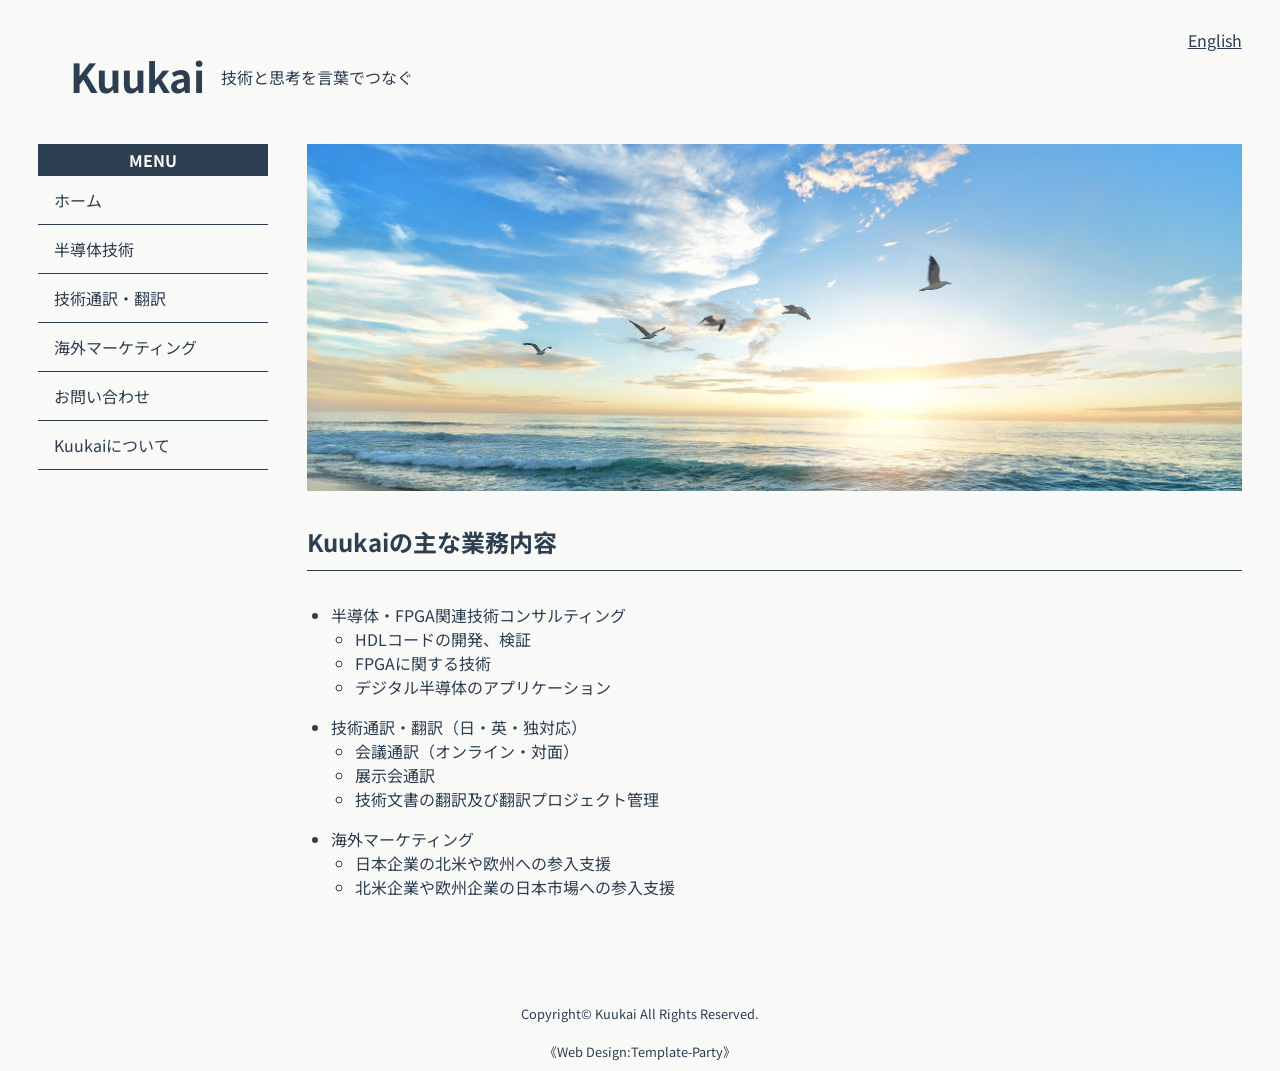
<file: index.html>
<!DOCTYPE html>
<html lang="ja">
<head>
<meta charset="UTF-8">
<title>半導体・技術通訳・翻訳　Kuukai</title>
<meta name="viewport" content="width=device-width, initial-scale=1">
<meta name="description" content="Kuukaiは、半導体技術を専門とする技術コンサルティングと、日・英・独に対応した技術通訳・翻訳を通じて、国内外の技術プロジェクトを実務レベルで支援します。">

<link rel="stylesheet" href="css/style.css">
</head>

<body>


<div id="container">

<header>
    <h1 id="logo"><a href="index.html">Kuukai</a></h1>
    <p class="tagline"> 技術と思考を言葉でつなぐ</p>
    <a href="index_en.html">English</a>
</header>



<div id="contents">


<main>

<section>
<aside id="mainimg">
<img src="images/main/3_1.jpg" alt="">
<!img src="images/main/10_1.jpg" alt="">
</aside>


<h2>Kuukaiの主な業務内容</h2>
<ul>
    <li>半導体・FPGA関連技術コンサルティング</li>
    <ul>
        <li>HDLコードの開発、検証</li>
        <li>FPGAに関する技術</li>
        <li>デジタル半導体のアプリケーション</li>
    </ul>
    <li>技術通訳・翻訳（日・英・独対応）</li>
    <ul>
        <li>会議通訳（オンライン・対面）</li>
        <li>展示会通訳</li>
        <li>技術文書の翻訳及び翻訳プロジェクト管理</li>
    </ul>
    <li>海外マーケティング</li>
    <ul>
        <li>日本企業の北米や欧州への参入支援</li>
        <li>北米企業や欧州企業の日本市場への参入支援</li>
    </ul>
</ul>
</section>


</main>


<!--開閉ブロック-->
<div id="menubar">

<h3>MENU</h3>

<nav>
<ul>
<li><a href="index.html">ホーム</a></li>
<li><a href="semi_ja.html">半導体技術</a></li>
<li><a href="trans_ja.html">技術通訳・翻訳</a></li>
<li><a href="mkt_ja.html">海外マーケティング</a></li>
<li><a href="inq_ja.html">お問い合わせ</a></li>
<li><a href="kki_ja.html">Kuukaiについて</a></li>
</ul>
</nav>

</div>
<!--/#menubar-->


</div>
<!--/#contents-->


<footer>
<small>Copyright&copy; <a href="index.html">Kuukai</a> All Rights Reserved.</small>
<span class="pr"><a href="https://template-party.com/" target="_blank">《Web Design:Template-Party》</a></span>
</footer>


</div>
<!--/#container-->


<!--ページの上部へ戻るボタン-->
<div class="pagetop"><a href="#">▲</a></div>


<!--開閉ボタン（ハンバーガーアイコン）-->
<div id="menubar_hdr">
<div class="menu-icon">
<span></span><span></span><span></span>
</div>
</div>


<!--jQueryの読み込み-->
<script src="https://ajax.googleapis.com/ajax/libs/jquery/3.6.0/jquery.min.js"></script>


<!--このテンプレート専用のスクリプト-->
<script src="js/main.js"></script>


</body>
</html>
</file>
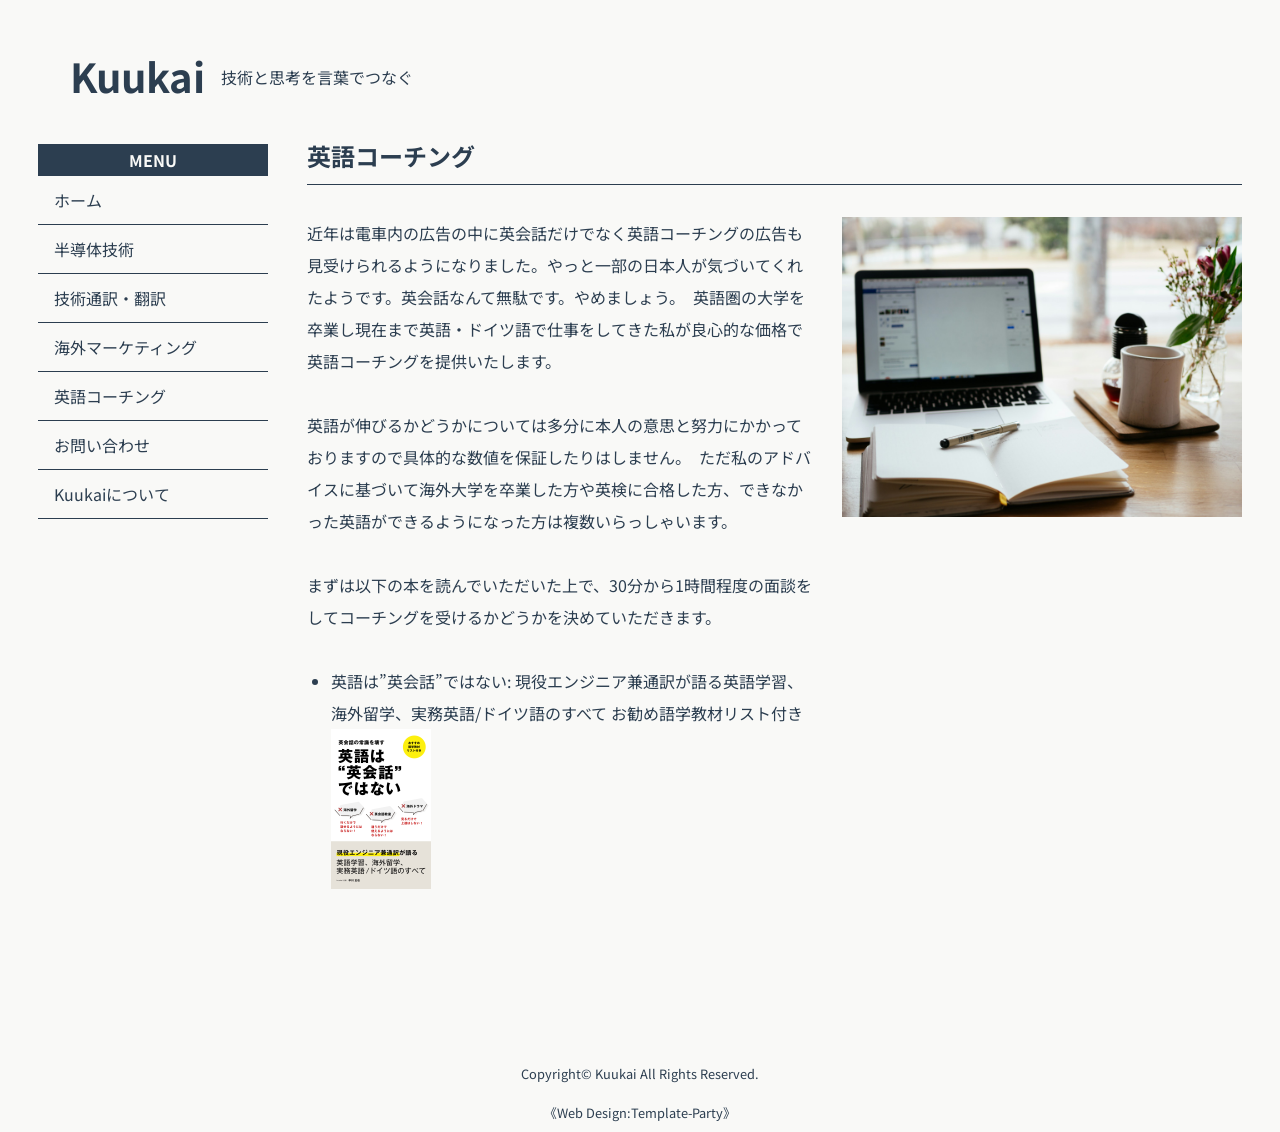
<file: coach_ja.html>
<!DOCTYPE html>
<html lang="ja">
<head>
<meta charset="UTF-8">
<title>技術コンサルタント　Kuukai</title>
<meta name="viewport" content="width=device-width, initial-scale=1">
<meta name="description" content="Kuukaiは、半導体技術を中心とした技術コンサルティング、技術通訳・翻訳（日・英・独）を提供し、国内外の技術プロジェクトを支援します。">
<link rel="stylesheet" href="css/style.css">
</head>

<body>


<div id="container">

<header>
    <h1 id="logo"><a href="index.html">Kuukai</a></h1>
    <p class="tagline"> 技術と思考を言葉でつなぐ</p>
    <a href="coaching_ja.html"></a>
</header>

<div id="contents">


<main>

<section>

<h2>英語コーチング</h2>

<div class="list-normal">

<div class="list">
<div class="text">
<p>近年は電車内の広告の中に英会話だけでなく英語コーチングの広告も見受けられるようになりました。やっと一部の日本人が気づいてくれたようです。英会話なんて無駄です。やめましょう。　英語圏の大学を卒業し現在まで英語・ドイツ語で仕事をしてきた私が良心的な価格で英語コーチングを提供いたします。　　
</p>
<br>
<p>英語が伸びるかどうかについては多分に本人の意思と努力にかかっておりますので具体的な数値を保証したりはしません。　ただ私のアドバイスに基づいて海外大学を卒業した方や英検に合格した方、できなかった英語ができるようになった方は複数いらっしゃいます。
</p>
<br>
<p>まずは以下の本を読んでいただいた上で、30分から1時間程度の面談をしてコーチングを受けるかどうかを決めていただきます。
</p>
<br>
<ul>
	<li>英語は”英会話”ではない: 現役エンジニア兼通訳が語る英語学習、海外留学、実務英語/ドイツ語のすべて お勧め語学教材リスト付き</li>
    <a href="https://amzn.asia/d/08SI8Q98"><img src="images/bookEn.jpg" alt="" width="100" height="160"></a>
</ul>
<br>

</div>
<figure><img src="images/coach.jpg" width="480" height="360" alt=""></figure>
</div>


</div>

</section>


</main>


<!--開閉ブロック-->
<div id="menubar">

<h3>MENU</h3>

<nav>
<ul>
<li><a href="index.html">ホーム</a></li>
<li><a href="semi_ja.html">半導体技術</a></li>
<li><a href="trans_ja.html">技術通訳・翻訳</a></li>
<li><a href="mkt_ja.html">海外マーケティング</a></li>
<li><a href="coach_ja.html">英語コーチング</a></li>
<li><a href="inq_ja.html">お問い合わせ</a></li>
<li><a href="kki_ja.html">Kuukaiについて</a></li>
</ul>
</nav>

</div>
<!--/#menubar-->


</div>
<!--/#contents-->


<footer>
<small>Copyright&copy; <a href="index.html">Kuukai</a> All Rights Reserved.</small>
<span class="pr"><a href="https://template-party.com/" target="_blank">《Web Design:Template-Party》</a></span>
</footer>


</div>
<!--/#container-->


<!--ページの上部へ戻るボタン-->
<div class="pagetop"><a href="#">▲</a></div>


<!--開閉ボタン（ハンバーガーアイコン）-->
<div id="menubar_hdr">
<div class="menu-icon">
<span></span><span></span><span></span>
</div>
</div>


<!--jQueryの読み込み-->
<script src="https://ajax.googleapis.com/ajax/libs/jquery/3.6.0/jquery.min.js"></script>


<!--このテンプレート専用のスクリプト-->
<script src="js/main.js"></script>


</body>
</html>
</file>
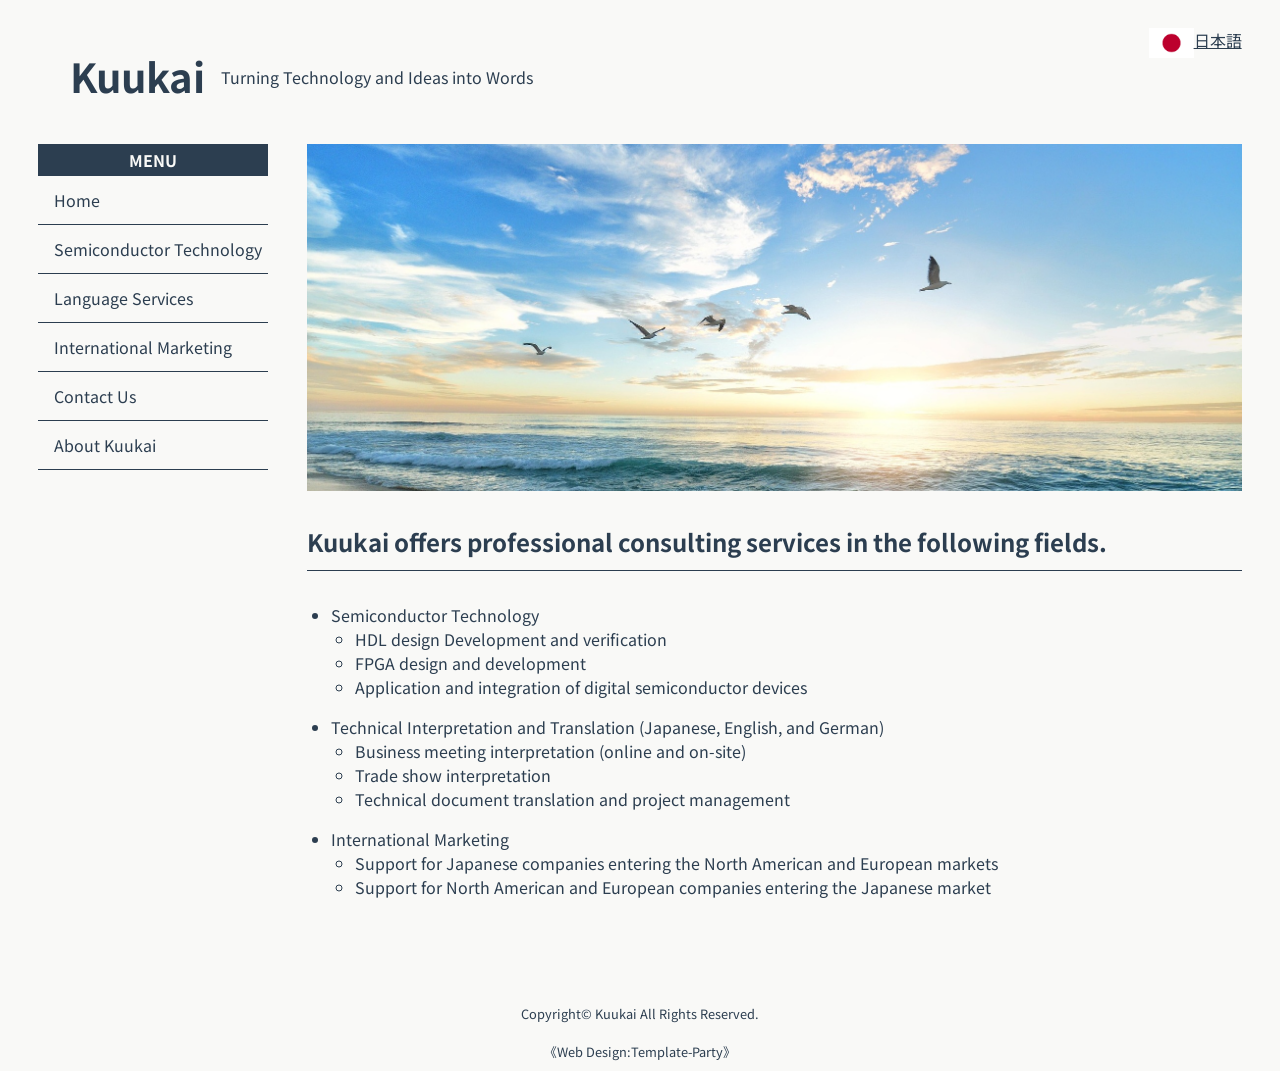
<file: index_en.html>
<!DOCTYPE html>
<html lang="en">
<head>
<meta charset="UTF-8">
<title>Kuukai - Technology Consultant </title>
<meta name="viewport" content="width=device-width, initial-scale=1">
<meta name="description" content="Kuukai offers technology consulting, FPGA and semiconductor expertise, and technical interpretation and translation services for global engineering projects.">

<link rel="stylesheet" href="css/style.css">
</head>

<body>


<div id="container">


<header>
    <h1 id="logo"><a href="index_en.html">Kuukai</a></h1>
    <p class="tagline"> Turning Technology and Ideas into Words</p>
    <a href="index.html"><img src="images/JP.webp" alt="" width="45" height="30">日本語</a>
</header>




<div id="contents">


<main>

<aside id="mainimg">
<img src="images/main/3_1.jpg" alt="">
</aside>
<section>

<h2> Kuukai offers professional consulting services in the following fields.</h2>

<ul>
    <li>Semiconductor Technology</li>
    <ul>
        <li>HDL design Development and verification</li>
        <li>FPGA design and development</li>
        <li>Application and integration of digital semiconductor devices</li>
    </ul>
    <li>Technical Interpretation and Translation (Japanese, English, and German)</li>
    <ul>
        <li>Business meeting interpretation (online and on-site)</li>
        <li>Trade show interpretation</li>
        <li>Technical document translation and project management</li>
    </ul>
    <li>International Marketing</li>
    <ul>
        <li>Support for Japanese companies entering the North American and European markets</li>
        <li>Support for North American and European companies entering the Japanese market</li>
    </ul>
</ul>
</section>

</main>


<!--開閉ブロック-->
<div id="menubar">

<h3>MENU</h3>

<nav>
<ul>
<li><a href="index_en.html">Home</a></li>
<li><a href="semi_en.html">Semiconductor Technology</a></li>
<li><a href="trans_en.html">Language Services</a></li>
<li><a href="mkt_en.html">International Marketing</a></li>
<li><a href="inq_en.html">Contact Us</a></li>
<li><a href="kki_en.html">About Kuukai</a></li>
</ul>
</nav>

</div>
<!--/#menubar-->


</div>
<!--/#contents-->


<footer>
<small>Copyright&copy; <a href="index.html">Kuukai</a> All Rights Reserved.</small>
<span class="pr"><a href="https://template-party.com/" target="_blank">《Web Design:Template-Party》</a></span>
</footer>


</div>
<!--/#container-->


<!--ページの上部へ戻るボタン-->
<div class="pagetop"><a href="#">▲</a></div>


<!--開閉ボタン（ハンバーガーアイコン）-->
<div id="menubar_hdr">
<div class="menu-icon">
<span></span><span></span><span></span>
</div>
</div>


<!--jQueryの読み込み-->
<script src="https://ajax.googleapis.com/ajax/libs/jquery/3.6.0/jquery.min.js"></script>


<!--このテンプレート専用のスクリプト-->
<script src="js/main.js"></script>


</body>
</html>
</file>
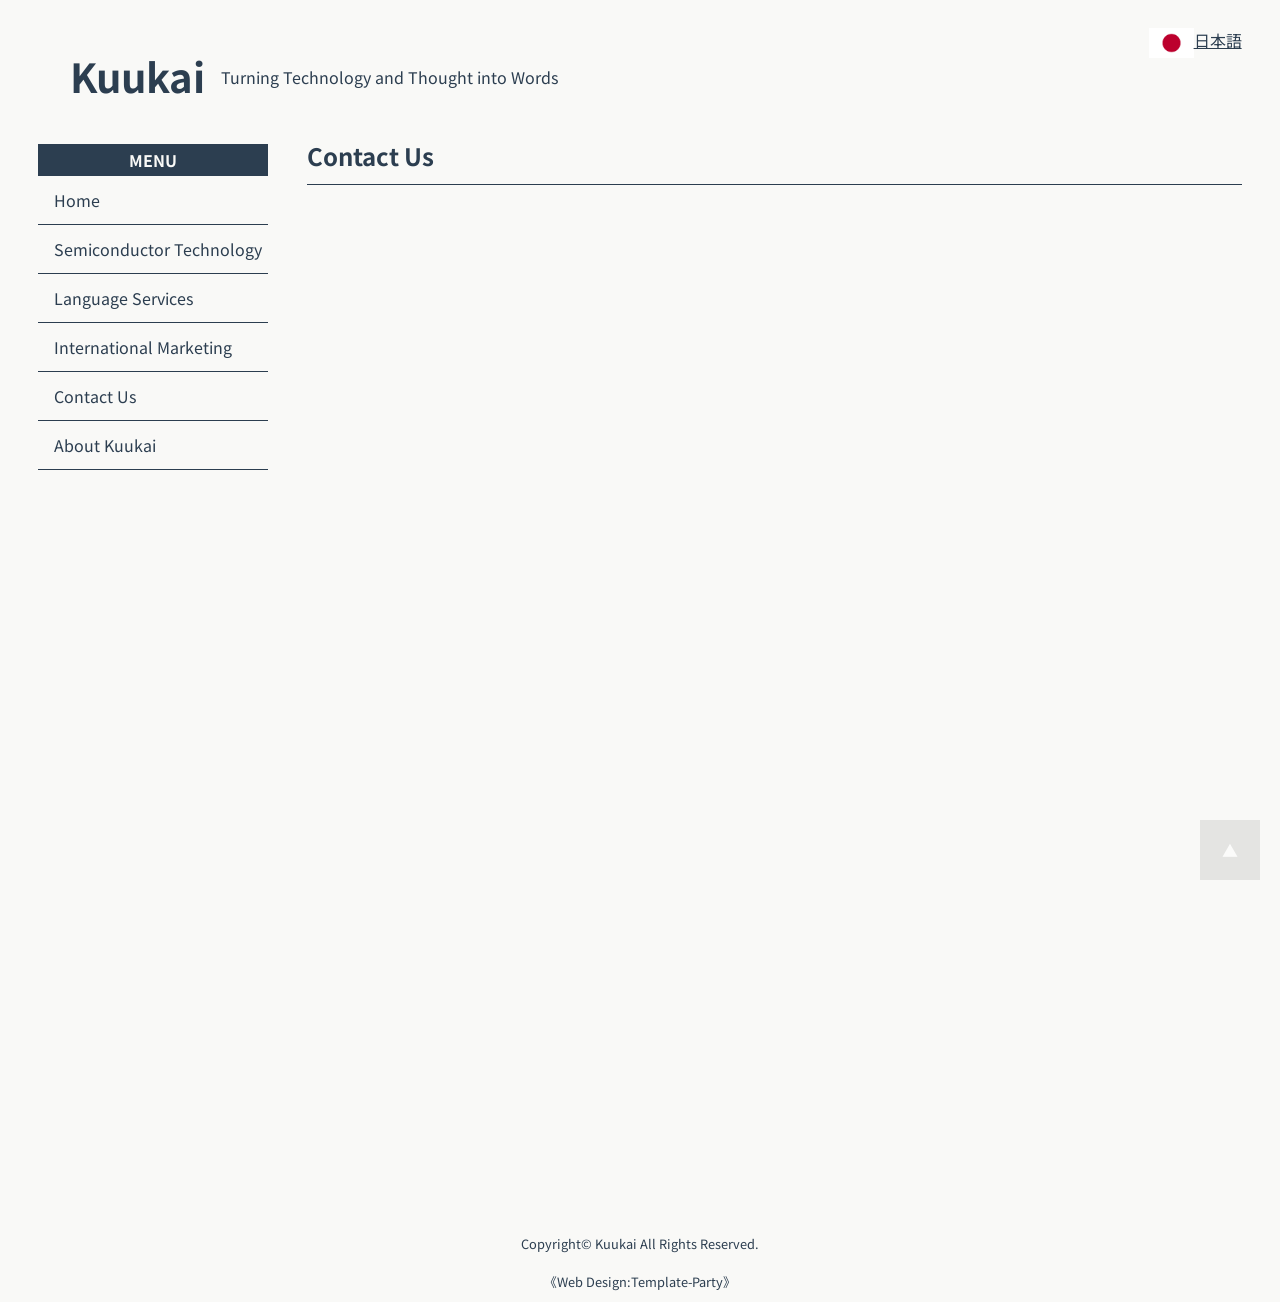
<file: inq_en.html>
<!DOCTYPE html>
<html lang="ja">
<head>
<meta charset="UTF-8">
<title>Technology Consultant Kuukai</title>
<meta name="viewport" content="width=device-width, initial-scale=1">
<meta name="description" content="Kuukai offers technology consulting, FPGA and semiconductor expertise, and technical interpretation and translation services for global engineering projects.">
<link rel="stylesheet" href="css/style.css">
</head>

<body>


<div id="container">

<header>
    <h1 id="logo"><a href="index_en.html">Kuukai</a></h1>
    <p class="tagline"> Turning Technology and Thought into Words</p>
    <a href="inq_ja.html"><img src="images/JP.webp" alt="" width="45" height="30">日本語</a>
</header>


<div id="contents">


<main>

<section>

<h2>Contact Us</h2>

<div class="list-normal">

   <iframe src="https://docs.google.com/forms/d/e/1FAIpQLSfki6ob-PEoJ4dYO0bbVz-WsByY-YSvL5lbxYjHr4JQhou8iQ/viewform?usp=dialog" width="640" height="923" frameborder="0" marginheight="0" marginwidth="0">読み込んでいます…</iframe>


</div>

</section>


</main>


<!--開閉ブロック-->
<div id="menubar">

<h3>MENU</h3>

<nav>
<ul>
<li><a href="index_en.html">Home</a></li>
<li><a href="semi_en.html">Semiconductor Technology</a></li>
<li><a href="trans_en.html">Language Services</a></li>
<li><a href="mkt_en.html">International Marketing</a></li>
<li><a href="inq_en.html">Contact Us</a></li>
<li><a href="kki_en.html">About Kuukai</a></li>
</ul>
</nav>

</div>
<!--/#menubar-->


</div>
<!--/#contents-->


<footer>
<small>Copyright&copy; <a href="index.html">Kuukai</a> All Rights Reserved.</small>
<span class="pr"><a href="https://template-party.com/" target="_blank">《Web Design:Template-Party》</a></span>
</footer>


</div>
<!--/#container-->


<!--ページの上部へ戻るボタン-->
<div class="pagetop"><a href="#">▲</a></div>


<!--開閉ボタン（ハンバーガーアイコン）-->
<div id="menubar_hdr">
<div class="menu-icon">
<span></span><span></span><span></span>
</div>
</div>


<!--jQueryの読み込み-->
<script src="https://ajax.googleapis.com/ajax/libs/jquery/3.6.0/jquery.min.js"></script>


<!--このテンプレート専用のスクリプト-->
<script src="js/main.js"></script>


</body>
</html>
</file>
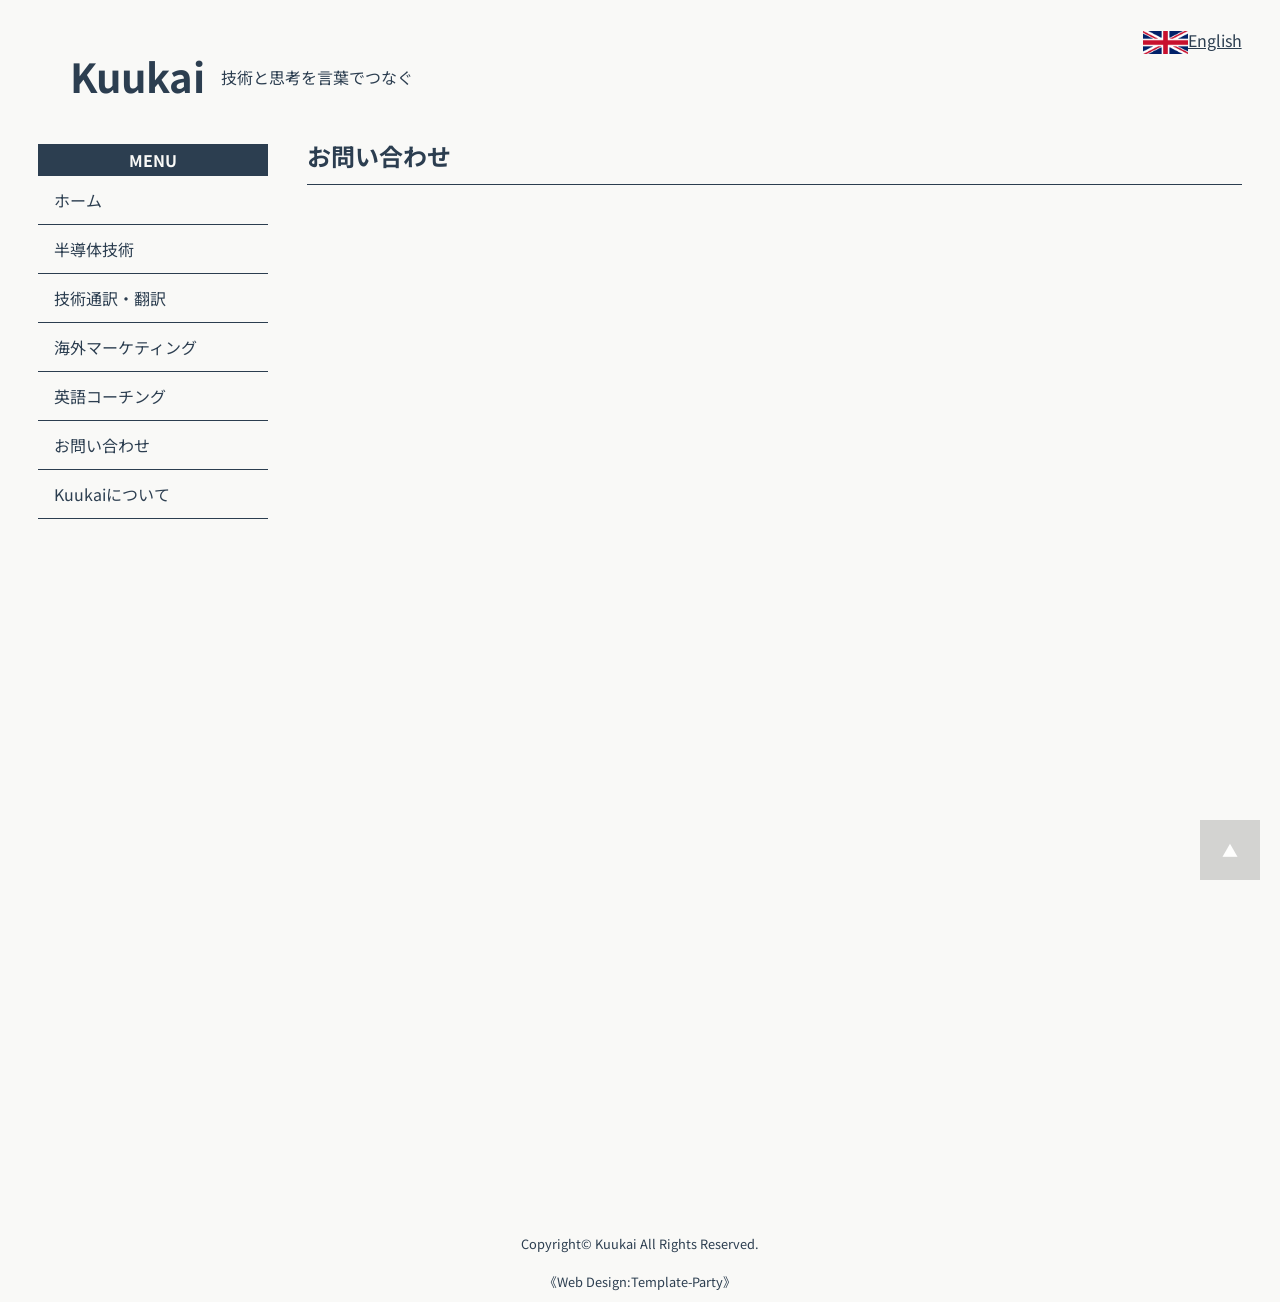
<file: inq_ja.html>
<!DOCTYPE html>
<html lang="ja">
<head>
<meta charset="UTF-8">
<title>技術コンサルタント　Kuukai</title>
<meta name="viewport" content="width=device-width, initial-scale=1">
<meta name="description" content="Kuukaiは、半導体技術を中心とした技術コンサルティング、技術通訳・翻訳（日・英・独）を提供し、国内外の技術プロジェクトを支援します。">

<link rel="stylesheet" href="css/style.css">
</head>

<body>


<div id="container">

<header>
    <h1 id="logo"><a href="index.html">Kuukai</a></h1>
    <p class="tagline"> 技術と思考を言葉でつなぐ</p>
    <a href="inq_en.html"><img src="images/UK.webp" alt="" width="45" height="30">English</a>
</header>

<div id="contents">


<main>

<section>

<h2>お問い合わせ </h2>

<div class="list-normal">

   <iframe src="https://docs.google.com/forms/d/e/1FAIpQLSe5ELZnzktLuSQigTUxmsIsjDpZunuBw6kbT1vczBhZOjrhrA/viewform?embedded=true" width="640" height="923" frameborder="0" marginheight="0" marginwidth="0">読み込んでいます…</iframe>

</div>

</section>


</main>


<!--開閉ブロック-->
<div id="menubar">

<h3>MENU</h3>

<nav>
<ul>
<li><a href="index.html">ホーム</a></li>
<li><a href="semi_ja.html">半導体技術</a></li>
<li><a href="trans_ja.html">技術通訳・翻訳</a></li>
<li><a href="mkt_ja.html">海外マーケティング</a></li>
<li><a href="coach_ja.html">英語コーチング</a></li>
<li><a href="inq_ja.html">お問い合わせ</a></li>
<li><a href="kki_ja.html">Kuukaiについて</a></li>
</ul>
</nav>

</div>
<!--/#menubar-->


</div>
<!--/#contents-->


<footer>
<small>Copyright&copy; <a href="index.html">Kuukai</a> All Rights Reserved.</small>
<span class="pr"><a href="https://template-party.com/" target="_blank">《Web Design:Template-Party》</a></span>
</footer>


</div>
<!--/#container-->


<!--ページの上部へ戻るボタン-->
<div class="pagetop"><a href="#">▲</a></div>


<!--開閉ボタン（ハンバーガーアイコン）-->
<div id="menubar_hdr">
<div class="menu-icon">
<span></span><span></span><span></span>
</div>
</div>


<!--jQueryの読み込み-->
<script src="https://ajax.googleapis.com/ajax/libs/jquery/3.6.0/jquery.min.js"></script>


<!--このテンプレート専用のスクリプト-->
<script src="js/main.js"></script>


</body>
</html>
</file>
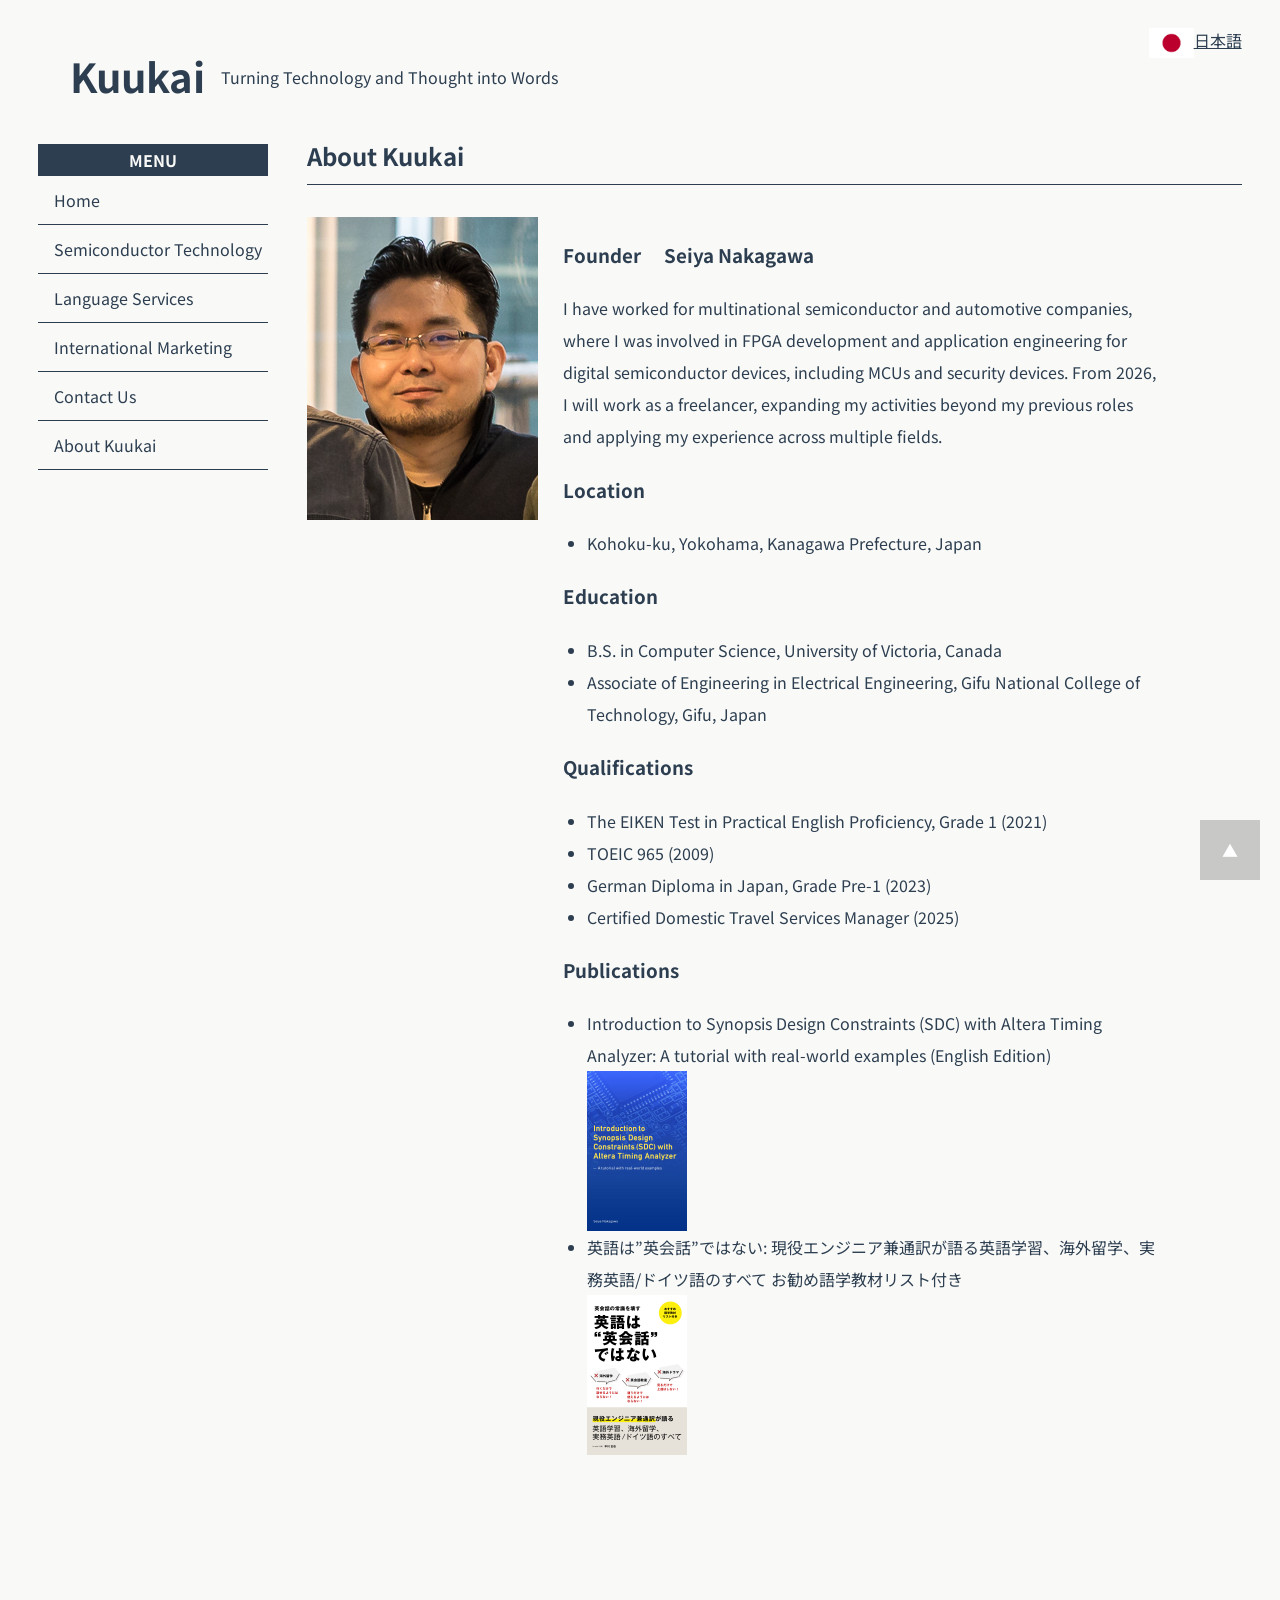
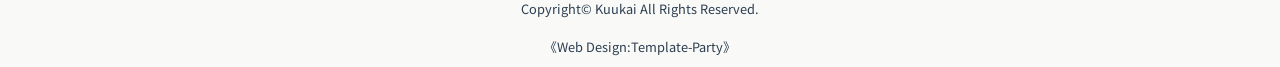
<file: kki_en.html>
<!DOCTYPE html>
<html lang="en">
<head>
<meta charset="UTF-8">
<title>Technology Consultant Kuukai</title>
<meta name="viewport" content="width=device-width, initial-scale=1">
<meta name="description" content="Kuukai offers technology consulting, FPGA and semiconductor expertise, and technical interpretation and translation services for global engineering projects.">
<link rel="stylesheet" href="css/style.css">
</head>

<body>


<div id="container">

<header>
    <h1 id="logo"><a href="index_en.html">Kuukai</a></h1>
    <p class="tagline"> Turning Technology and Thought into Words</p>
    <a href="kki_ja.html"><img src="images/JP.webp" alt="" width="45" height="30">日本語</a>
</header>

<div id="contents">


<main>

<section>

<h2>About Kuukai</h2>

<div class="list-normal">

<div class="list">
<figure><img src="images/seiya2.png" alt=""></figure>
<div class="text">

<h3 class="founder-title">
  <span class="label">Founder</span>
  <span class="gap"></span>
  <span class="name">Seiya Nakagawa</span>
</h3>
    
    <p> I have worked for multinational semiconductor and automotive companies, where I was involved in FPGA development and application engineering for digital semiconductor devices, including MCUs and security devices.
    From 2026, I will work as a freelancer, expanding my activities beyond my previous roles and applying my experience across multiple fields.
    </p>

    <h3>Location</h3>
    <ul>	    
        <li>Kohoku-ku, Yokohama, Kanagawa Prefecture, Japan</li>
    </ul>	    

	 	
    <h3>Education</h3>
    <ul>	    
        <li>B.S. in Computer Science, University of Victoria, Canada</li>
	    <li>Associate of Engineering in Electrical Engineering, Gifu National College of Technology, Gifu, Japan</li>
    </ul>	    

    <h3>Qualifications</h3>
    <ul>
        <li>The EIKEN Test in Practical English Proficiency, Grade 1 (2021)</li>
        <li>TOEIC 965 (2009)</li>
        <li>German Diploma in Japan, Grade Pre-1 (2023)</li>
    <li>Certified Domestic Travel Services Manager (2025)</li>
    </ul>

    <h3>Publications</h3>
    <ul>
	<li>Introduction to Synopsis Design Constraints (SDC) with Altera Timing Analyzer: A tutorial with real-world examples (English Edition)</li>
    <a href="https://amzn.asia/d/0dFQlLK8"><img src="images/BookSDC.jpg" alt="" width="100" height="160"></a>
	<li>英語は”英会話”ではない: 現役エンジニア兼通訳が語る英語学習、海外留学、実務英語/ドイツ語のすべて お勧め語学教材リスト付き</li>
    <a href="https://amzn.asia/d/08SI8Q98"><img src="images/bookEn.jpg" alt="" width="100" height="160"></a>
    </ul>
    
</div>
</div>

</div>

</section>


</main>


<!--開閉ブロック-->
<div id="menubar">

<h3>MENU</h3>

<nav>
<ul>
<li><a href="index_en.html">Home</a></li>
<li><a href="semi_en.html">Semiconductor Technology</a></li>
<li><a href="trans_en.html">Language Services</a></li>
<li><a href="mkt_en.html">International Marketing</a></li>
<li><a href="inq_en.html">Contact Us</a></li>
<li><a href="kki_en.html">About Kuukai</a></li>
</ul>
</nav>

</div>
<!--/#menubar-->


</div>
<!--/#contents-->


<footer>
<small>Copyright&copy; <a href="index.html">Kuukai</a> All Rights Reserved.</small>
<span class="pr"><a href="https://template-party.com/" target="_blank">《Web Design:Template-Party》</a></span>
</footer>


</div>
<!--/#container-->


<!--ページの上部へ戻るボタン-->
<div class="pagetop"><a href="#">▲</a></div>


<!--開閉ボタン（ハンバーガーアイコン）-->
<div id="menubar_hdr">
<div class="menu-icon">
<span></span><span></span><span></span>
</div>
</div>


<!--jQueryの読み込み-->
<script src="https://ajax.googleapis.com/ajax/libs/jquery/3.6.0/jquery.min.js"></script>


<!--このテンプレート専用のスクリプト-->
<script src="js/main.js"></script>


</body>
</html>
</file>
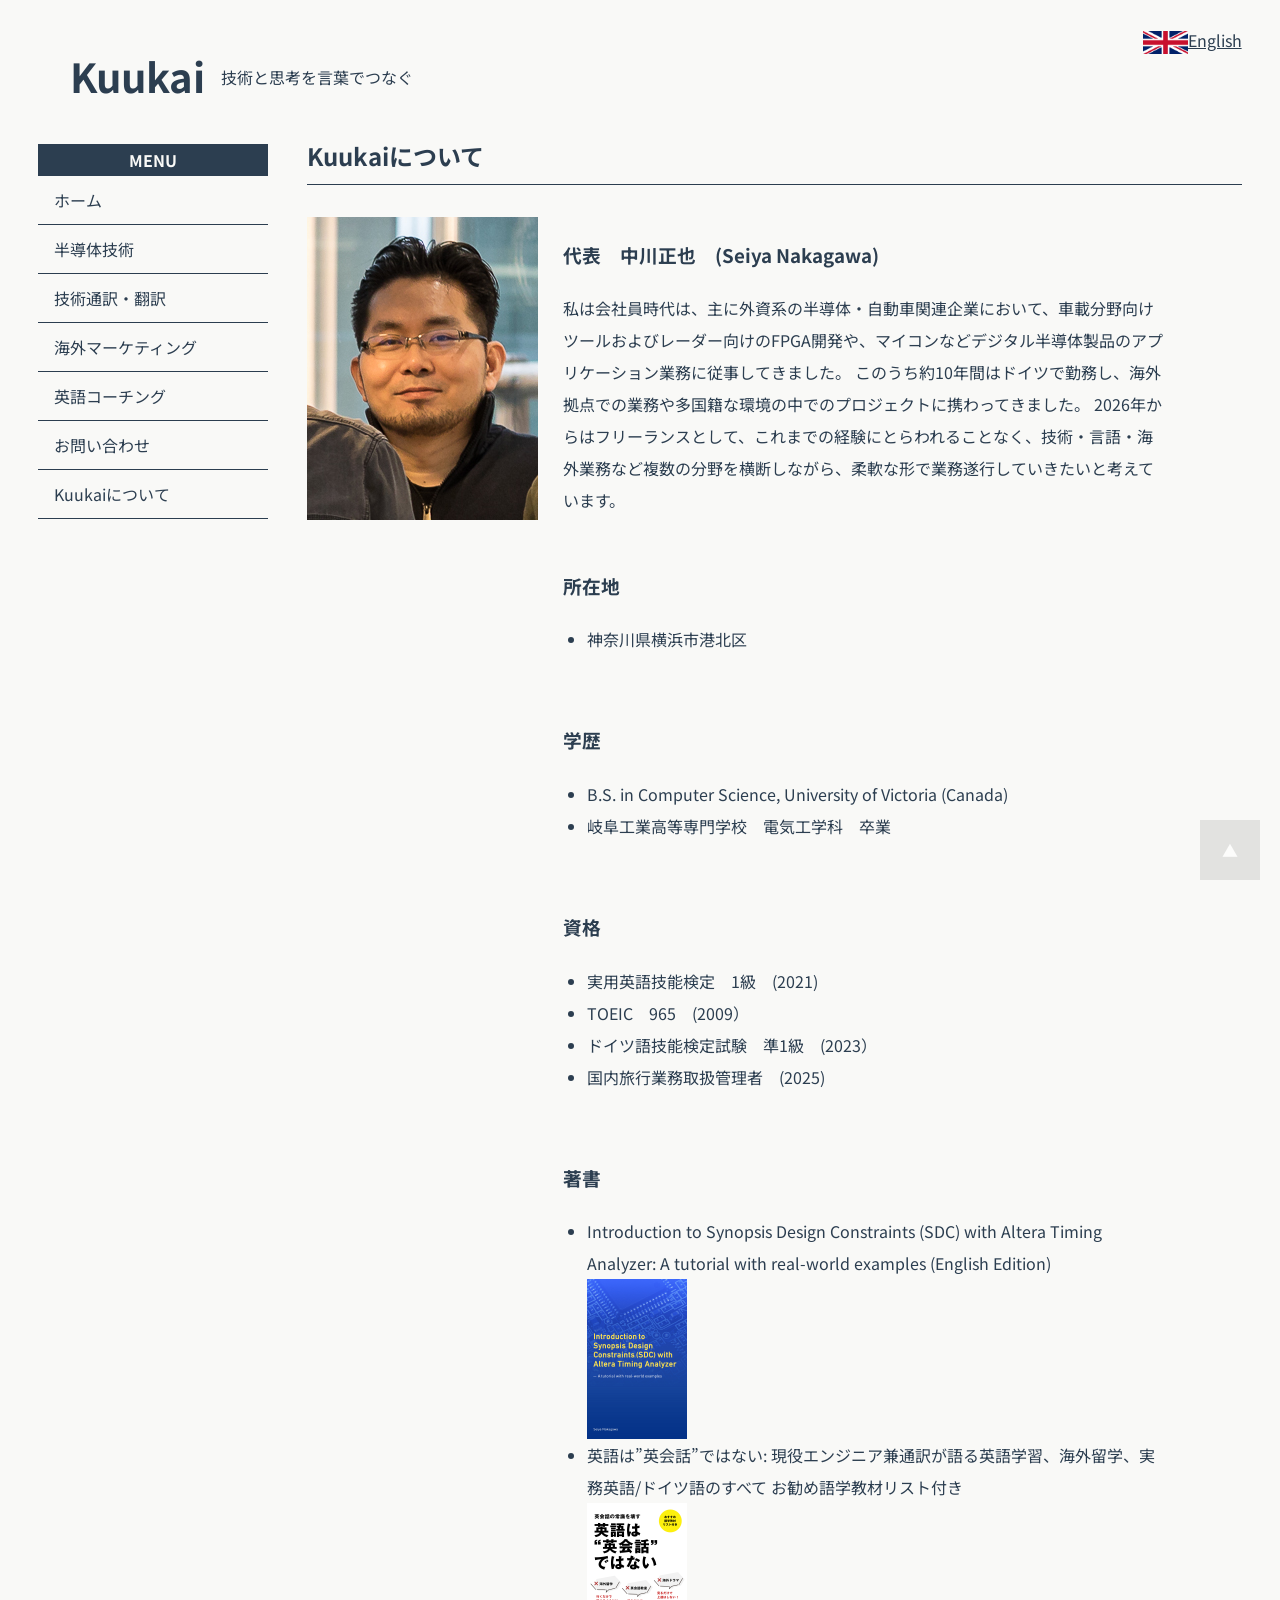
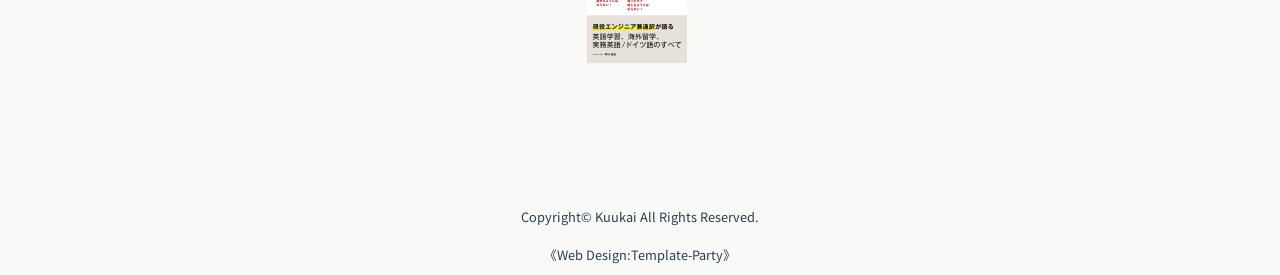
<file: kki_ja.html>
<!DOCTYPE html>
<html lang="ja">
<head>
<meta charset="UTF-8">
<title>技術コンサルタント　Kuukai</title>
<meta name="viewport" content="width=device-width, initial-scale=1">
<meta name="description" content="Kuukaiは、半導体技術を中心とした技術コンサルティング、技術通訳・翻訳（日・英・独）を提供し、国内外の技術プロジェクトを支援します。">
<link rel="stylesheet" href="css/style.css">
</head>

<body>


<div id="container">

<header>
    <h1 id="logo"><a href="index.html">Kuukai</a></h1>
    <p class="tagline"> 技術と思考を言葉でつなぐ</p>
    <a href="kki_en.html"><img src="images/UK.webp" alt="" width="45" height="30">English</a>
</header>

<div id="contents">


<main>

<section>

<h2>Kuukaiについて</h2>

<div class="list-normal">

<div class="list">
<figure><img src="images/seiya2.png" alt=""></figure>
<div class="text">
    <h3>代表　中川正也　(Seiya Nakagawa) </h3>
    <p>私は会社員時代は、主に外資系の半導体・自動車関連企業において、車載分野向けツールおよびレーダー向けのFPGA開発や、マイコンなどデジタル半導体製品のアプリケーション業務に従事してきました。
    このうち約10年間はドイツで勤務し、海外拠点での業務や多国籍な環境の中でのプロジェクトに携わってきました。
    2026年からはフリーランスとして、これまでの経験にとらわれることなく、技術・言語・海外業務など複数の分野を横断しながら、柔軟な形で業務遂行していきたいと考えています。</p>
    <br>
    <h3>所在地</h3>
    <ul>
    <li>神奈川県横浜市港北区</li>
    </ul>
    <br>
    <h3>学歴</h3>
    <ul>
        <li>B.S. in Computer Science, University of Victoria (Canada)</li>
	    <li>岐阜工業高等専門学校　電気工学科　卒業</li>
    </ul>
    <br>
    <h3>資格</h3>
    <ul>
	<li>実用英語技能検定　1級　(2021)</li>
	<li>TOEIC　965　(2009）</li>
	<li>ドイツ語技能検定試験　準1級　(2023）</li>
	<li>国内旅行業務取扱管理者　(2025)</li>
    </ul>
    <br>
    <h3>著書</h3>
    <ul>
	<li>Introduction to Synopsis Design Constraints (SDC) with Altera Timing Analyzer: A tutorial with real-world examples (English Edition)</li>
    <a href="https://amzn.asia/d/0dFQlLK8"><img src="images/BookSDC.jpg" alt="" width="100" height="160"></a>
	<li>英語は”英会話”ではない: 現役エンジニア兼通訳が語る英語学習、海外留学、実務英語/ドイツ語のすべて お勧め語学教材リスト付き</li>
    <a href="https://amzn.asia/d/08SI8Q98"><img src="images/bookEn.jpg" alt="" width="100" height="160"></a>
    </ul>
</div>
</div>


</div>

</section>


</main>


<!--開閉ブロック-->
<div id="menubar">

<h3>MENU</h3>

<nav>
<ul>
<li><a href="index.html">ホーム</a></li>
<li><a href="semi_ja.html">半導体技術</a></li>
<li><a href="trans_ja.html">技術通訳・翻訳</a></li>
<li><a href="mkt_ja.html">海外マーケティング</a></li>
<li><a href="coach_ja.html">英語コーチング</a></li>
<li><a href="inq_ja.html">お問い合わせ</a></li>
<li><a href="kki_ja.html">Kuukaiについて</a></li>
</ul>
</nav>

</div>
<!--/#menubar-->


</div>
<!--/#contents-->


<footer>
<small>Copyright&copy; <a href="index.html">Kuukai</a> All Rights Reserved.</small>
<span class="pr"><a href="https://template-party.com/" target="_blank">《Web Design:Template-Party》</a></span>
</footer>


</div>
<!--/#container-->


<!--ページの上部へ戻るボタン-->
<div class="pagetop"><a href="#">▲</a></div>


<!--開閉ボタン（ハンバーガーアイコン）-->
<div id="menubar_hdr">
<div class="menu-icon">
<span></span><span></span><span></span>
</div>
</div>


<!--jQueryの読み込み-->
<script src="https://ajax.googleapis.com/ajax/libs/jquery/3.6.0/jquery.min.js"></script>


<!--このテンプレート専用のスクリプト-->
<script src="js/main.js"></script>


</body>
</html>
</file>
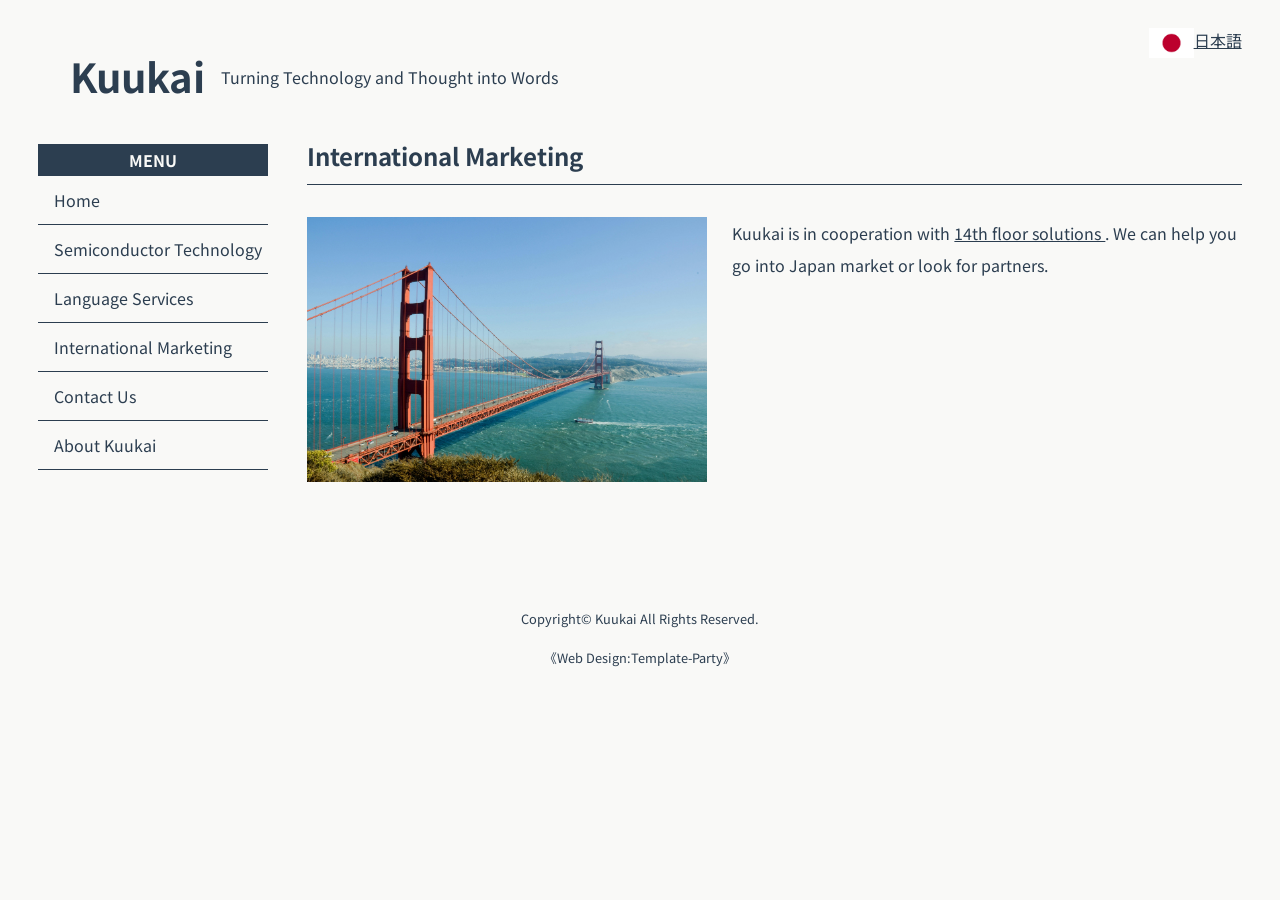
<file: mkt_en.html>
<!DOCTYPE html>
<html lang="en">
<head>
<meta charset="UTF-8">
<title>Technology Consultant Kuukai</title>
<meta name="viewport" content="width=device-width, initial-scale=1">
<meta name="description" content="Kuukai offers technology consulting, FPGA and semiconductor expertise, and technical interpretation and translation services for global engineering projects.">
<link rel="stylesheet" href="css/style.css">
</head>

<body>

<div id="container">

<header>
    <h1 id="logo"><a href="index_en.html">Kuukai</a></h1>
    <p class="tagline"> Turning Technology and Thought into Words</p>
    <a href="mkt_ja.html"><img src="images/JP.webp" alt="" width="45" height="30">日本語</a>
</header>


<div id="contents">


<main>

<section>

<h2>International Marketing</h2>

<div class="list-normal">

<div class="list">
<figure><img src="images/sf.jpg" alt=""></figure>
<div class="text">
<p>
Kuukai is in cooperation with <a href="https://14thfloorsolutions.com/" target="_blank" rel="noopener noreferrer">14th floor solutions </a>.  We can help you go into Japan market or look for partners.
</p>
</div>
</div>


</div>

</section>


</main>


<!--開閉ブロック-->
<div id="menubar">

<h3>MENU</h3>

<nav>
<ul>
<li><a href="index_en.html">Home</a></li>
<li><a href="semi_en.html">Semiconductor Technology</a></li>
<li><a href="trans_en.html">Language Services</a></li>
<li><a href="mkt_en.html">International Marketing</a></li>
<li><a href="inq_en.html">Contact Us</a></li>
<li><a href="kki_en.html">About Kuukai</a></li>
</ul>
</nav>

</div>
<!--/#menubar-->


</div>
<!--/#contents-->


<footer>
<small>Copyright&copy; <a href="index.html">Kuukai</a> All Rights Reserved.</small>
<span class="pr"><a href="https://template-party.com/" target="_blank">《Web Design:Template-Party》</a></span>
</footer>


</div>
<!--/#container-->


<!--ページの上部へ戻るボタン-->
<div class="pagetop"><a href="#">▲</a></div>


<!--開閉ボタン（ハンバーガーアイコン）-->
<div id="menubar_hdr">
<div class="menu-icon">
<span></span><span></span><span></span>
</div>
</div>


<!--jQueryの読み込み-->
<script src="https://ajax.googleapis.com/ajax/libs/jquery/3.6.0/jquery.min.js"></script>


<!--このテンプレート専用のスクリプト-->
<script src="js/main.js"></script>


</body>
</html>
</file>
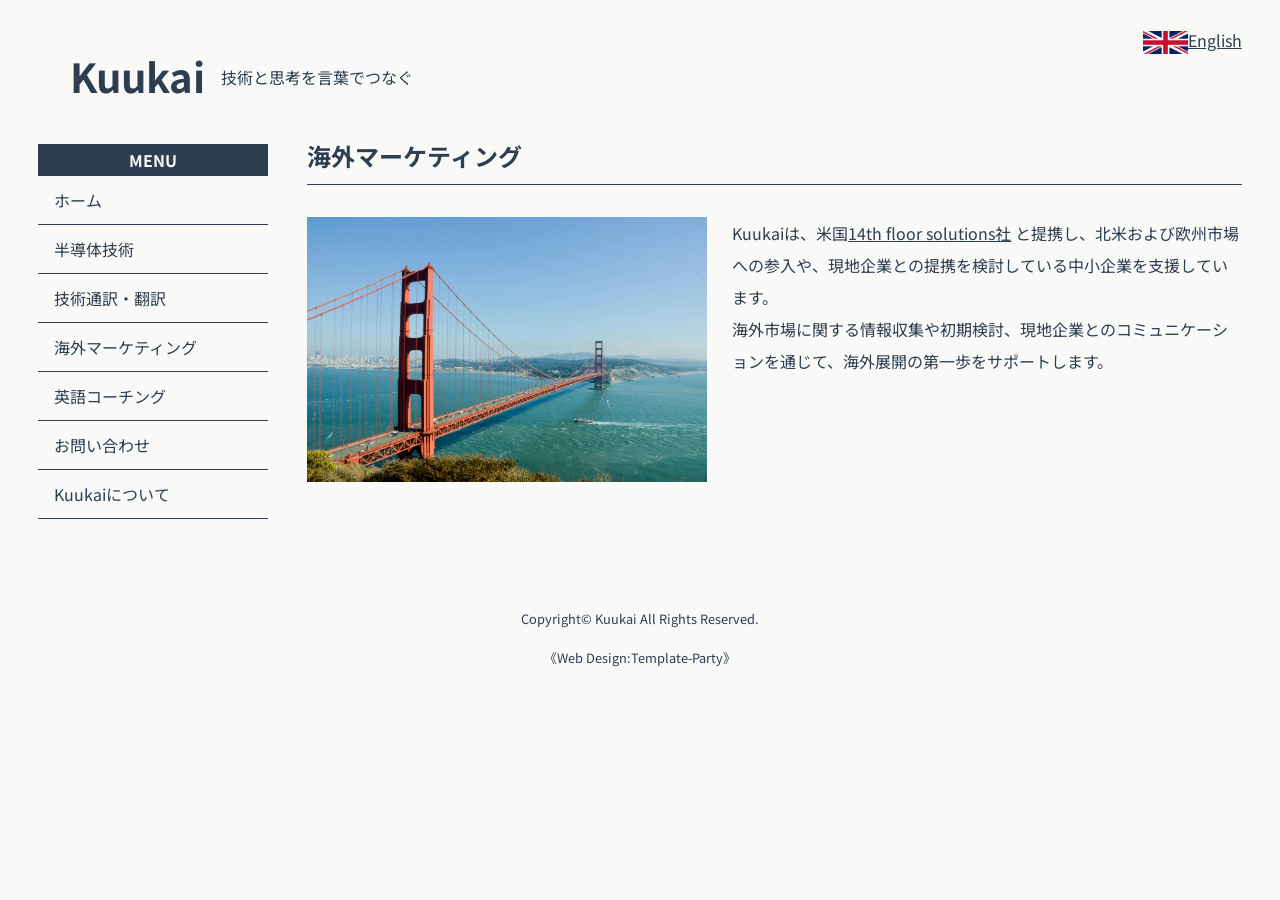
<file: mkt_ja.html>
<!DOCTYPE html>
<html lang="ja">
<head>
<meta charset="UTF-8">
<title>技術コンサルタント　Kuukai</title>
<meta name="viewport" content="width=device-width, initial-scale=1">
<meta name="description" content="Kuukaiは、半導体技術を中心とした技術コンサルティング、技術通訳・翻訳（日・英・独）を提供し、国内外の技術プロジェクトを支援します。">
<link rel="stylesheet" href="css/style.css">
</head>

<body>


<div id="container">

<header>
    <h1 id="logo"><a href="index.html">Kuukai</a></h1>
    <p class="tagline"> 技術と思考を言葉でつなぐ</p>
    <a href="mkt_en.html"><img src="images/UK.webp" alt="" width="45" height="30">English</a>
</header>

<div id="contents">


<main>

<section>

<h2>海外マーケティング</h2>

<div class="list-normal">

<div class="list">
<figure><img src="images/sf.jpg" alt=""></figure>
<div class="text">
<p> Kuukaiは、米国<a href="https://14thfloorsolutions.com/" target="_blank" rel="noopener noreferrer">14th floor solutions社</a> と提携し、北米および欧州市場への参入や、現地企業との提携を検討している中小企業を支援しています。</p>
<p>海外市場に関する情報収集や初期検討、現地企業とのコミュニケーションを通じて、海外展開の第一歩をサポートします。 </p>
</div>
</div>


</div>

</section>


</main>


<!--開閉ブロック-->
<div id="menubar">

<h3>MENU</h3>

<nav>
<ul>
<li><a href="index.html">ホーム</a></li>
<li><a href="semi_ja.html">半導体技術</a></li>
<li><a href="trans_ja.html">技術通訳・翻訳</a></li>
<li><a href="mkt_ja.html">海外マーケティング</a></li>
<li><a href="coach_ja.html">英語コーチング</a></li>
<li><a href="inq_ja.html">お問い合わせ</a></li>
<li><a href="kki_ja.html">Kuukaiについて</a></li>
</ul>
</nav>

</div>
<!--/#menubar-->


</div>
<!--/#contents-->


<footer>
<small>Copyright&copy; <a href="index.html">Kuukai</a> All Rights Reserved.</small>
<span class="pr"><a href="https://template-party.com/" target="_blank">《Web Design:Template-Party》</a></span>
</footer>


</div>
<!--/#container-->


<!--ページの上部へ戻るボタン-->
<div class="pagetop"><a href="#">▲</a></div>


<!--開閉ボタン（ハンバーガーアイコン）-->
<div id="menubar_hdr">
<div class="menu-icon">
<span></span><span></span><span></span>
</div>
</div>


<!--jQueryの読み込み-->
<script src="https://ajax.googleapis.com/ajax/libs/jquery/3.6.0/jquery.min.js"></script>


<!--このテンプレート専用のスクリプト-->
<script src="js/main.js"></script>


</body>
</html>
</file>
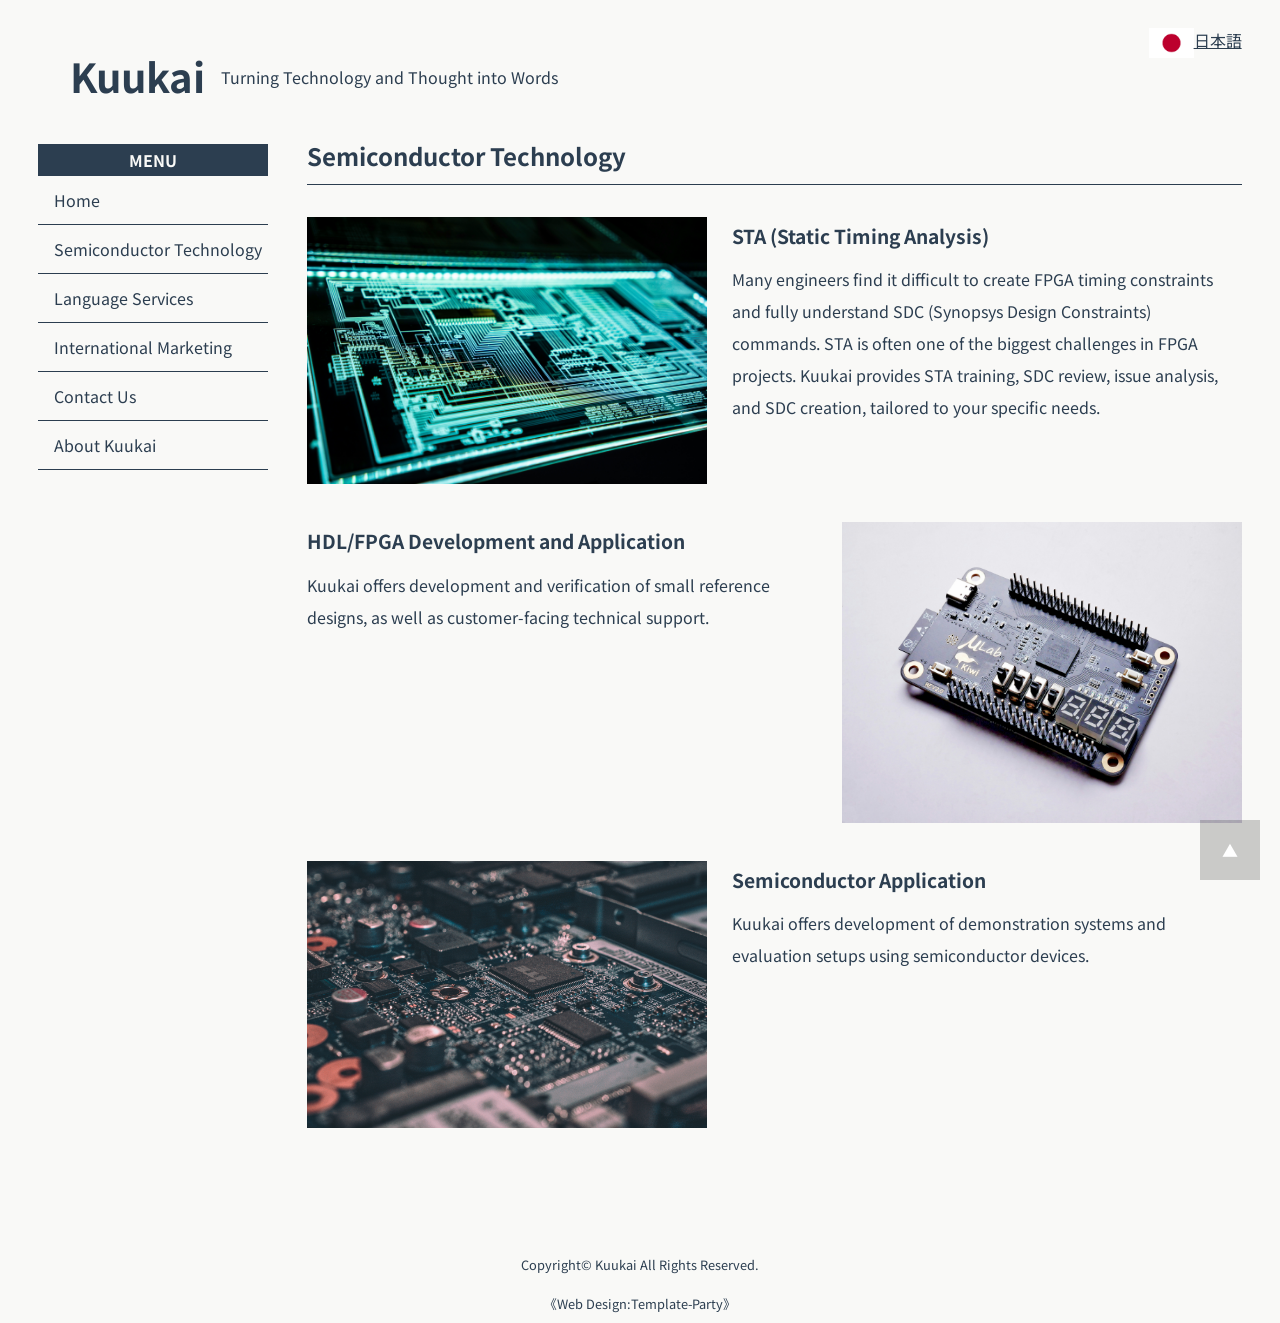
<file: semi_en.html>
<!DOCTYPE html>
<html lang="en">
<head>
<meta charset="UTF-8">
<title>Technology Consultant Kuukai</title>
<meta name="viewport" content="width=device-width, initial-scale=1">
<meta name="description" content="Kuukai offers technology consulting, FPGA and semiconductor expertise, and technical interpretation and translation services for global engineering projects.">
<link rel="stylesheet" href="css/style.css">
</head>

<body>
<div id="container">

<header>
    <h1 id="logo"><a href="index_en.html">Kuukai</a></h1>
    <p class="tagline"> Turning Technology and Thought into Words</p>
    <a href="semi_ja.html"><img src="images/JP.webp" alt="" width="45" height="30">日本語</a>
</header>


<div id="contents">


<main>

<section>

<h2>Semiconductor Technology</h2>

<div class="list-normal">

<div class="list">
<figure><img src="images/tech1.jpg" alt=""></figure>
<div class="text">
<h4>STA (Static Timing Analysis)</h4>
<p>Many engineers find it difficult to create FPGA timing constraints and fully understand SDC (Synopsys Design Constraints) commands.
STA is often one of the biggest challenges in FPGA projects.
Kuukai provides STA training, SDC review, issue analysis, and SDC creation, tailored to your specific needs.</p>

</div>
</div>

<div class="list">
<div class="text">
<h4>HDL/FPGA Development and Application</h4>
<p>Kuukai offers development and verification of small reference designs, as well as customer-facing technical support.</p>
</div>
<figure><img src="images/tech2.jpg" alt=""></figure>
</div>

<div class="list">
<figure><img src="images/tech3.jpg" alt=""></figure>
<div class="text">
<h4>Semiconductor Application</h4>
<p> Kuukai offers development of demonstration systems and evaluation setups using semiconductor devices.  </p>
</div>
</div>

</div>

</section>


</main>


<!--開閉ブロック-->
<div id="menubar">

<h3>MENU</h3>

<nav>
<ul>
<li><a href="index_en.html">Home</a></li>
<li><a href="semi_en.html">Semiconductor Technology</a></li>
<li><a href="trans_en.html">Language Services</a></li>
<li><a href="mkt_en.html">International Marketing</a></li>
<li><a href="inq_en.html">Contact Us</a></li>
<li><a href="kki_en.html">About Kuukai</a></li>
</ul>
</nav>

</div>
<!--/#menubar-->


</div>
<!--/#contents-->


<footer>
<small>Copyright&copy; <a href="index.html">Kuukai</a> All Rights Reserved.</small>
<span class="pr"><a href="https://template-party.com/" target="_blank">《Web Design:Template-Party》</a></span>
</footer>


</div>
<!--/#container-->


<!--ページの上部へ戻るボタン-->
<div class="pagetop"><a href="#">▲</a></div>


<!--開閉ボタン（ハンバーガーアイコン）-->
<div id="menubar_hdr">
<div class="menu-icon">
<span></span><span></span><span></span>
</div>
</div>


<!--jQueryの読み込み-->
<script src="https://ajax.googleapis.com/ajax/libs/jquery/3.6.0/jquery.min.js"></script>


<!--このテンプレート専用のスクリプト-->
<script src="js/main.js"></script>


</body>
</html>
</file>
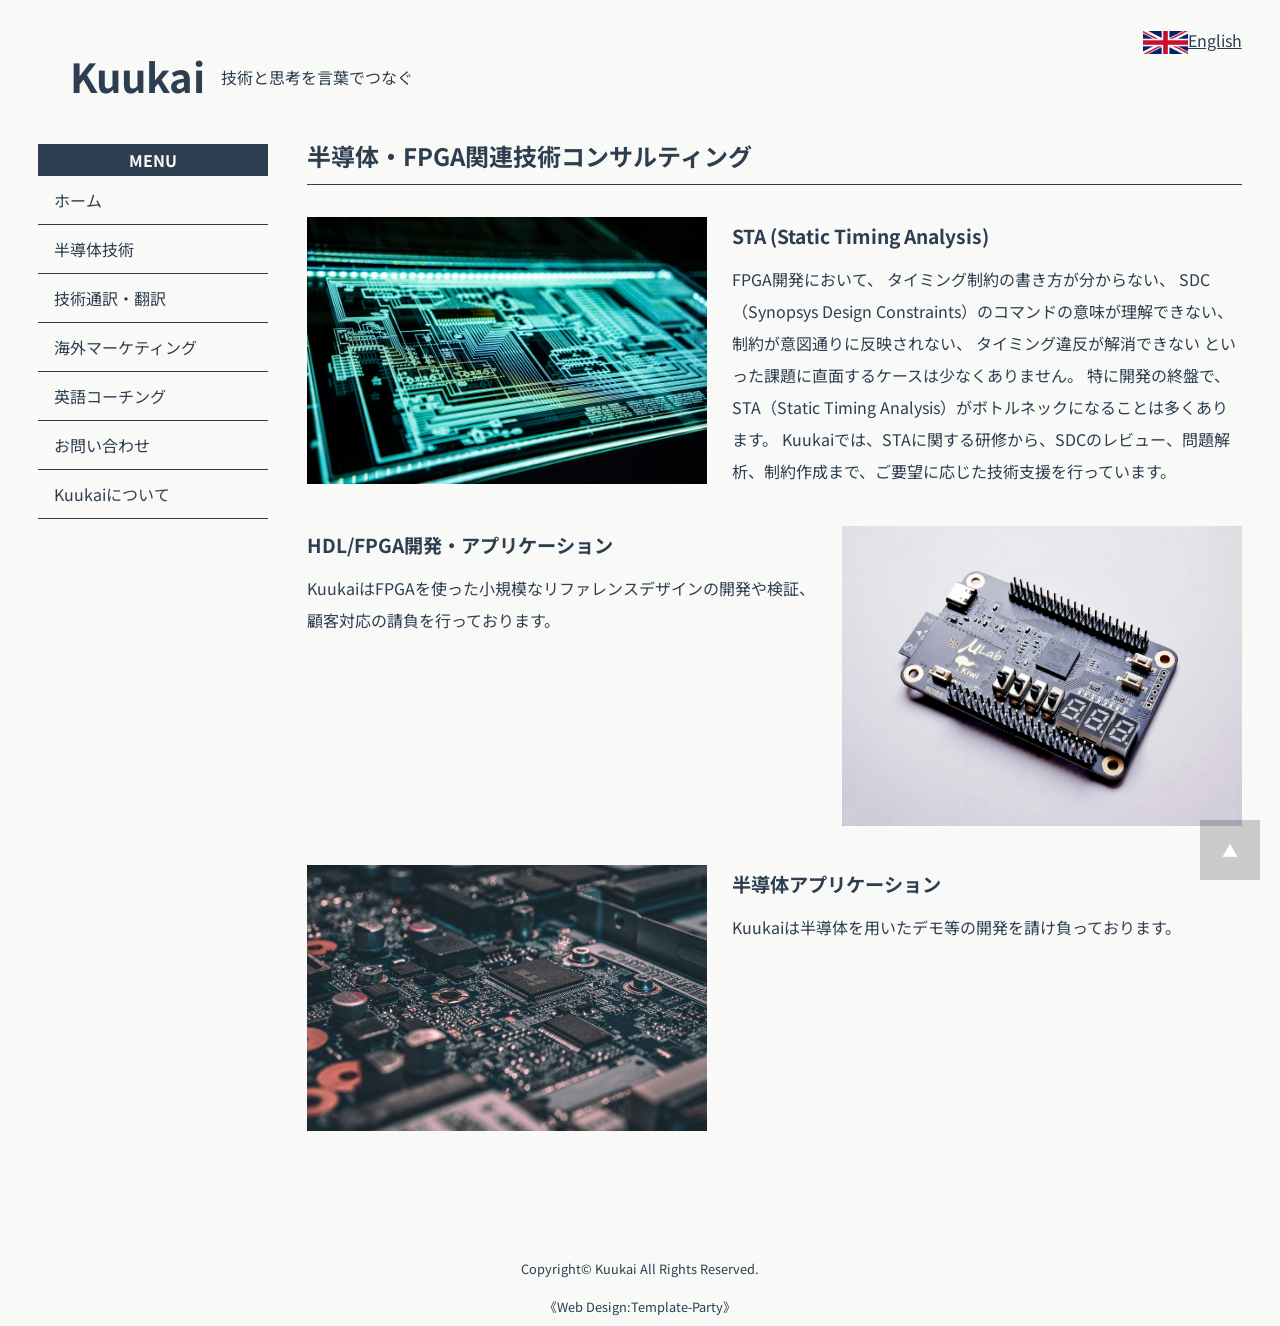
<file: semi_ja.html>
<!DOCTYPE html>
<html lang="ja">
<head>
<meta charset="UTF-8">
<title>技術コンサルタント　Kuukai</title>
<meta name="viewport" content="width=device-width, initial-scale=1">
<meta name="description" content="Kuukaiは、半導体技術を中心とした技術コンサルティング、技術通訳・翻訳（日・英・独）を提供し、国内外の技術プロジェクトを支援します。">
<link rel="stylesheet" href="css/style.css">
</head>

<body>


<div id="container">

<header>
    <h1 id="logo"><a href="index.html">Kuukai</a></h1>
    <p class="tagline"> 技術と思考を言葉でつなぐ</p>
    <a href="semi_en.html"><img src="images/UK.webp" alt="" width="45" height="30">English</a>
</header>


<div id="contents">


<main>

<section>

<h2>半導体・FPGA関連技術コンサルティング</h2>

<div class="list-normal">

<div class="list">
<figure><img src="images/tech1.jpg" alt=""></figure>
<div class="text">
<h4>STA (Static Timing Analysis)</h4>

<p>FPGA開発において、
タイミング制約の書き方が分からない、
SDC（Synopsys Design Constraints）のコマンドの意味が理解できない、
制約が意図通りに反映されない、
タイミング違反が解消できない
といった課題に直面するケースは少なくありません。
特に開発の終盤で、STA（Static Timing Analysis）がボトルネックになることは多くあります。
Kuukaiでは、STAに関する研修から、SDCのレビュー、問題解析、制約作成まで、ご要望に応じた技術支援を行っています。<p>

</div>
</div>

<div class="list">
<div class="text">
<h4>HDL/FPGA開発・アプリケーション</h4>
<p>KuukaiはFPGAを使った小規模なリファレンスデザインの開発や検証、顧客対応の請負を行っております。</p>
</div>
<figure><img src="images/tech2.jpg" alt=""></figure>
</div>

<div class="list">
<figure><img src="images/tech3.jpg" alt=""></figure>
<div class="text">
<h4>半導体アプリケーション</h4>
<p>Kuukaiは半導体を用いたデモ等の開発を請け負っております。</p>
</div>
</div>

</div>

</section>


</main>


<!--開閉ブロック-->
<div id="menubar">

<h3>MENU</h3>

<nav>
<ul>
<li><a href="index.html">ホーム</a></li>
<li><a href="semi_ja.html">半導体技術</a></li>
<li><a href="trans_ja.html">技術通訳・翻訳</a></li>
<li><a href="mkt_ja.html">海外マーケティング</a></li>
<li><a href="coach_ja.html">英語コーチング</a></li>
<li><a href="inq_ja.html">お問い合わせ</a></li>
<li><a href="kki_ja.html">Kuukaiについて</a></li>
</ul>
</nav>

</div>
<!--/#menubar-->


</div>
<!--/#contents-->


<footer>
<small>Copyright&copy; <a href="index.html">Kuukai</a> All Rights Reserved.</small>
<span class="pr"><a href="https://template-party.com/" target="_blank">《Web Design:Template-Party》</a></span>
</footer>


</div>
<!--/#container-->


<!--ページの上部へ戻るボタン-->
<div class="pagetop"><a href="#">▲</a></div>


<!--開閉ボタン（ハンバーガーアイコン）-->
<div id="menubar_hdr">
<div class="menu-icon">
<span></span><span></span><span></span>
</div>
</div>


<!--jQueryの読み込み-->
<script src="https://ajax.googleapis.com/ajax/libs/jquery/3.6.0/jquery.min.js"></script>


<!--このテンプレート専用のスクリプト-->
<script src="js/main.js"></script>


</body>
</html>
</file>
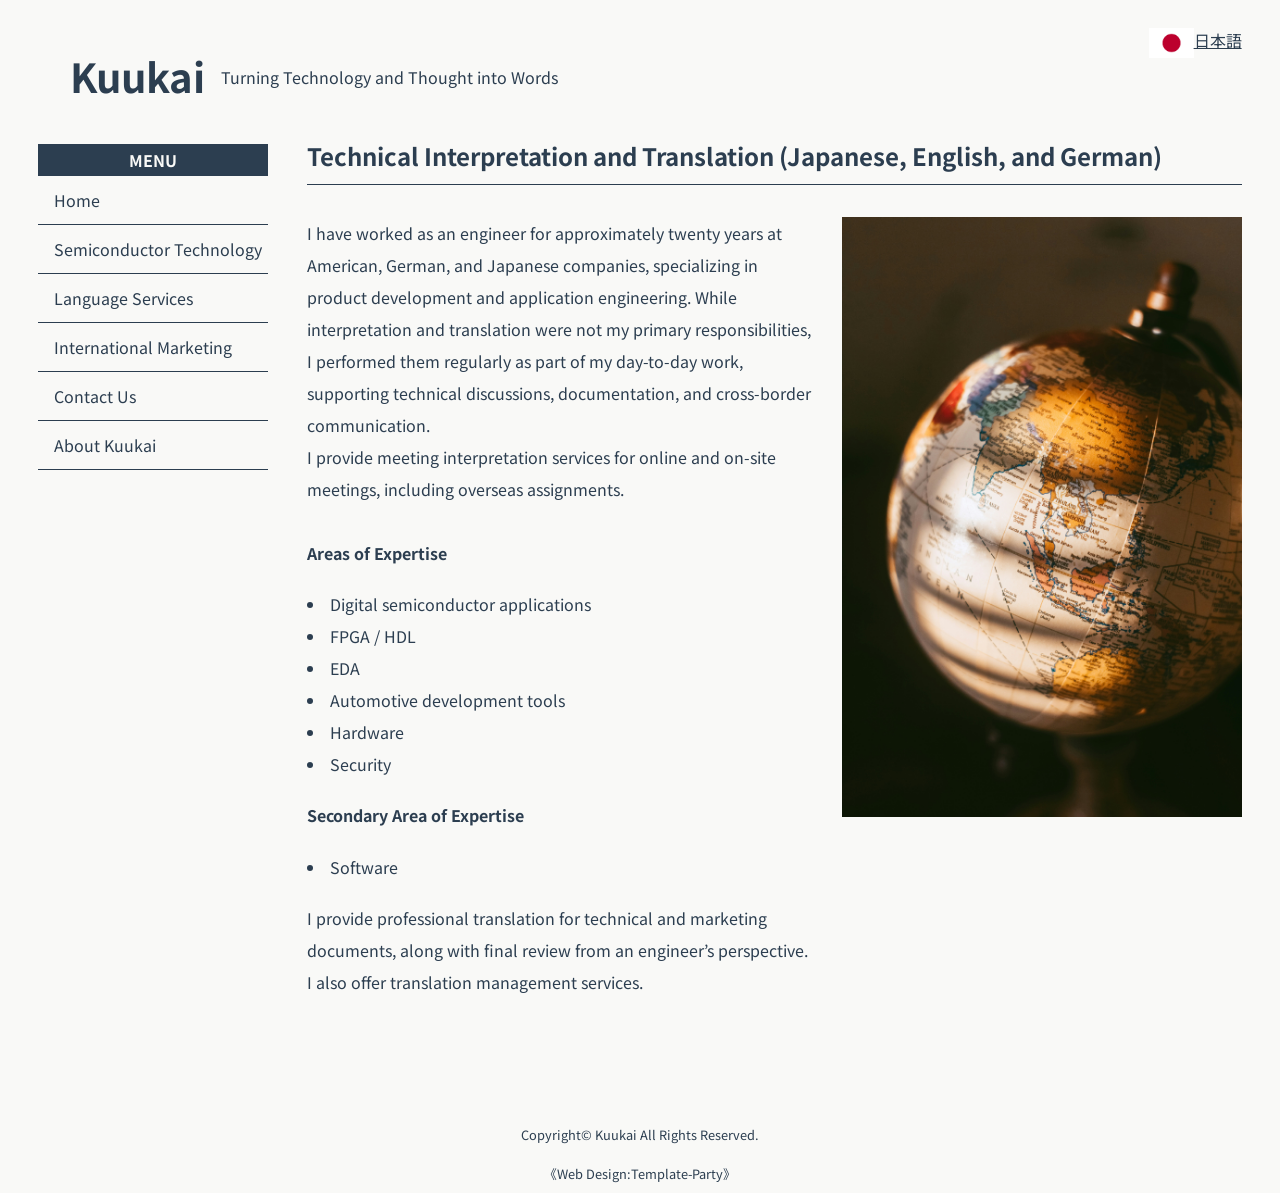
<file: trans_en.html>
<!DOCTYPE html>
<html lang="en">
<head>
<meta charset="UTF-8">
<title>Technology Consultant Kuukai</title>
<meta name="viewport" content="width=device-width, initial-scale=1">
<meta name="description" content="Kuukai offers technology consulting, FPGA and semiconductor expertise, and technical interpretation and translation services for global engineering projects.">
<link rel="stylesheet" href="css/style.css">
</head>

<body>
<div id="container">

<header>
    <h1 id="logo"><a href="index_en.html">Kuukai</a></h1>
    <p class="tagline"> Turning Technology and Thought into Words</p>
    <a href="trans_ja.html"><img src="images/JP.webp" alt="" width="45" height="30">日本語</a>
</header>

<div id="contents">


<main>

<section>

<h2>Technical Interpretation and Translation (Japanese, English, and German)</h2>

<div class="list-normal">

<div class="list">
<div class="text">


<p>
I have worked as an engineer for approximately twenty years at American, German, and Japanese companies, specializing in product development and application engineering.
While interpretation and translation were not my primary responsibilities, I performed them regularly as part of my day-to-day work, supporting technical discussions, documentation, and cross-border communication.
</p>

<p>
I provide meeting interpretation services for online and on-site meetings, including overseas assignments.
</p>
<br>

<p><strong>Areas of Expertise</strong></p>
<ul class="expertise-list">
  <li>Digital semiconductor applications</li>
  <li>FPGA / HDL</li>
  <li>EDA</li>
  <li>Automotive development tools</li>
  <li>Hardware</li>
  <li>Security</li>
</ul>

<p><strong>Secondary Area of Expertise</strong></p>
<ul class="expertise-list">
  <li>Software</li>
</ul>


<p>
I provide professional translation for technical and marketing documents, along with final review from an engineer’s perspective.
I also offer translation management services.
</p>


</div>
<figure><img src="images/globe.jpg" alt=""></figure>
</div>


</div>

</section>


</main>


<!--開閉ブロック-->
<div id="menubar">

<h3>MENU</h3>

<nav>
<ul>
<li><a href="index_en.html">Home</a></li>
<li><a href="semi_en.html">Semiconductor Technology</a></li>
<li><a href="trans_en.html">Language Services</a></li>
<li><a href="mkt_en.html">International Marketing</a></li>
<li><a href="inq_en.html">Contact Us</a></li>
<li><a href="kki_en.html">About Kuukai</a></li>
</ul>
</nav>

</div>
<!--/#menubar-->


</div>
<!--/#contents-->


<footer>
<small>Copyright&copy; <a href="index.html">Kuukai</a> All Rights Reserved.</small>
<span class="pr"><a href="https://template-party.com/" target="_blank">《Web Design:Template-Party》</a></span>
</footer>


</div>
<!--/#container-->


<!--ページの上部へ戻るボタン-->
<div class="pagetop"><a href="#">▲</a></div>


<!--開閉ボタン（ハンバーガーアイコン）-->
<div id="menubar_hdr">
<div class="menu-icon">
<span></span><span></span><span></span>
</div>
</div>


<!--jQueryの読み込み-->
<script src="https://ajax.googleapis.com/ajax/libs/jquery/3.6.0/jquery.min.js"></script>


<!--このテンプレート専用のスクリプト-->
<script src="js/main.js"></script>


</body>
</html>
</file>
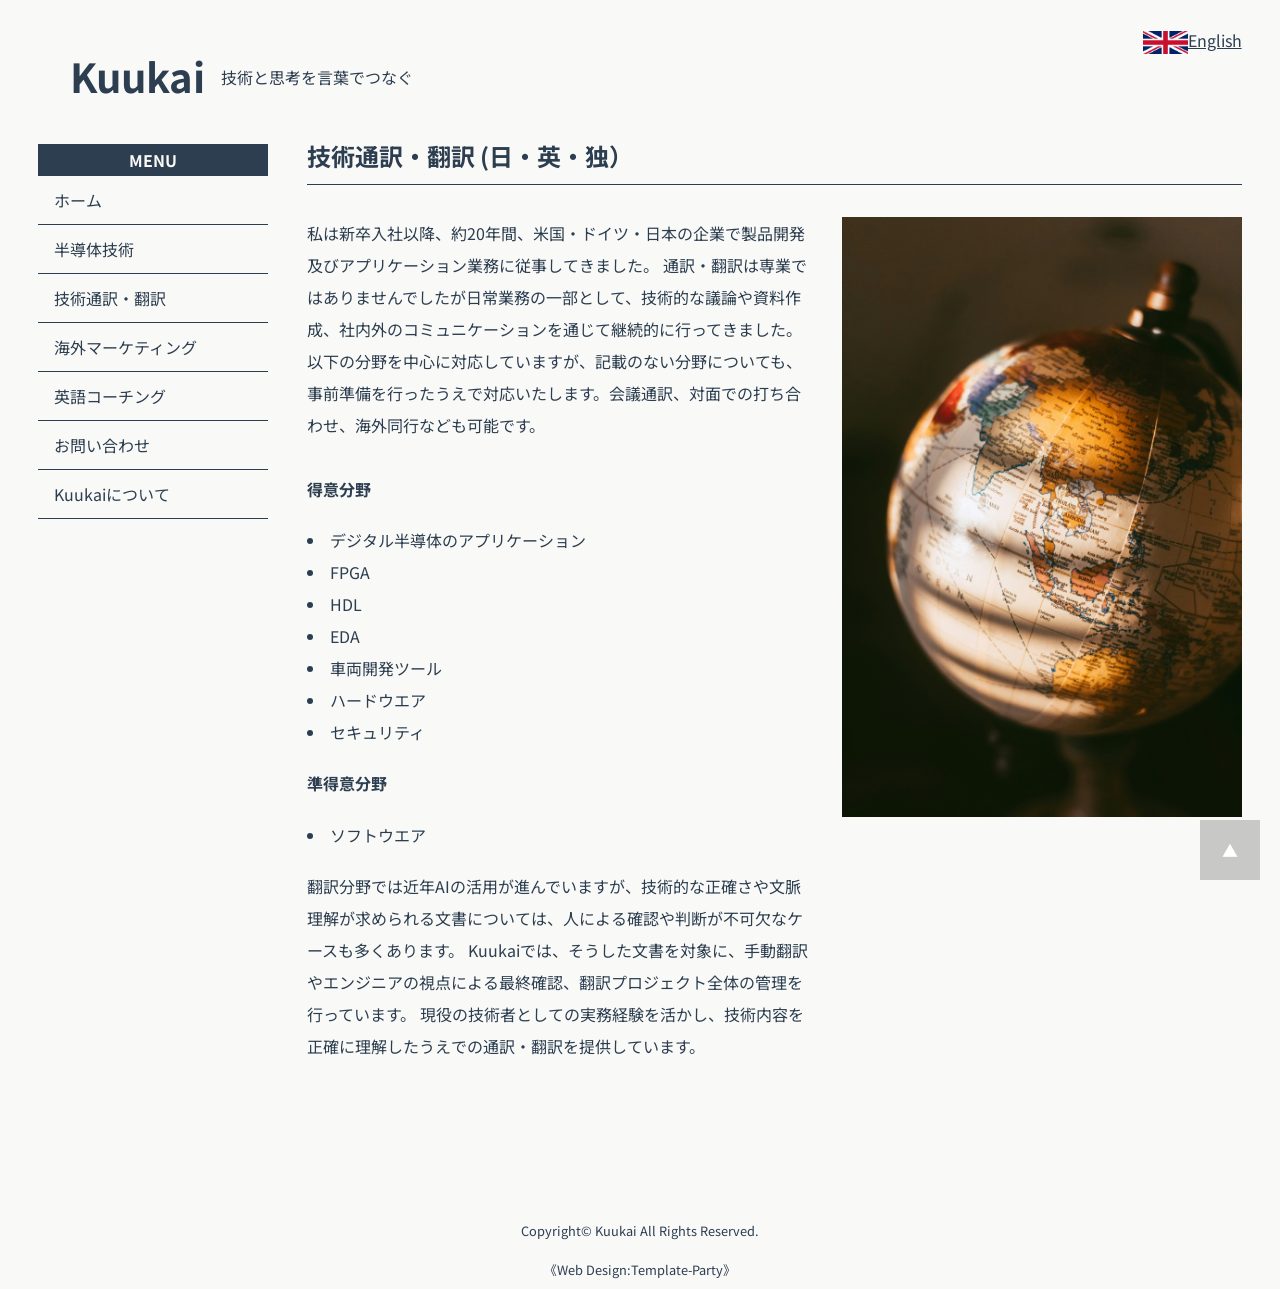
<file: trans_ja.html>
<!DOCTYPE html>
<html lang="ja">
<head>
<meta charset="UTF-8">
<title>技術コンサルタント　Kuukai</title>
<meta name="viewport" content="width=device-width, initial-scale=1">
<meta name="description" content="Kuukaiは、半導体技術を中心とした技術コンサルティング、技術通訳・翻訳（日・英・独）を提供し、国内外の技術プロジェクトを支援します。">
<link rel="stylesheet" href="css/style.css">
</head>

<body>


<div id="container">

<header>
    <h1 id="logo"><a href="index.html">Kuukai</a></h1>
    <p class="tagline"> 技術と思考を言葉でつなぐ</p>
    <a href="trans_en.html"><img src="images/UK.webp" alt="" width="45" height="30">English</a>
</header>

<div id="contents">


<main>

<section>

<h2>技術通訳・翻訳 (日・英・独）</h2>

<div class="list-normal">

<div class="list">
<div class="text">
<p>私は新卒入社以降、約20年間、米国・ドイツ・日本の企業で製品開発及びアプリケーション業務に従事してきました。
通訳・翻訳は専業ではありませんでしたが日常業務の一部として、技術的な議論や資料作成、社内外のコミュニケーションを通じて継続的に行ってきました。
以下の分野を中心に対応していますが、記載のない分野についても、事前準備を行ったうえで対応いたします。会議通訳、対面での打ち合わせ、海外同行なども可能です。</p>
<br>

<p><strong>得意分野</strong></p>
<ul class="expertise-list">
  <li>デジタル半導体のアプリケーション</li>
  <li>FPGA</li>
  <li>HDL</li>
  <li>EDA</li>
  <li>車両開発ツール</li>
  <li>ハードウエア</li>
  <li>セキュリティ</li>
</ul>

<p><strong>準得意分野</strong></p>
<ul class="expertise-list">
  <li>ソフトウエア</li>
</ul>

<p>翻訳分野では近年AIの活用が進んでいますが、技術的な正確さや文脈理解が求められる文書については、人による確認や判断が不可欠なケースも多くあります。

Kuukaiでは、そうした文書を対象に、手動翻訳やエンジニアの視点による最終確認、翻訳プロジェクト全体の管理を行っています。

現役の技術者としての実務経験を活かし、技術内容を正確に理解したうえでの通訳・翻訳を提供しています。</p>
<br>

</p>
</div>
<figure><img src="images/globe.jpg" alt=""></figure>
</div>


</div>

</section>


</main>


<!--開閉ブロック-->
<div id="menubar">

<h3>MENU</h3>

<nav>
<ul>
<li><a href="index.html">ホーム</a></li>
<li><a href="semi_ja.html">半導体技術</a></li>
<li><a href="trans_ja.html">技術通訳・翻訳</a></li>
<li><a href="mkt_ja.html">海外マーケティング</a></li>
<li><a href="coach_ja.html">英語コーチング</a></li>
<li><a href="inq_ja.html">お問い合わせ</a></li>
<li><a href="kki_ja.html">Kuukaiについて</a></li>
</ul>
</nav>

</div>
<!--/#menubar-->


</div>
<!--/#contents-->


<footer>
<small>Copyright&copy; <a href="index.html">Kuukai</a> All Rights Reserved.</small>
<span class="pr"><a href="https://template-party.com/" target="_blank">《Web Design:Template-Party》</a></span>
</footer>


</div>
<!--/#container-->


<!--ページの上部へ戻るボタン-->
<div class="pagetop"><a href="#">▲</a></div>


<!--開閉ボタン（ハンバーガーアイコン）-->
<div id="menubar_hdr">
<div class="menu-icon">
<span></span><span></span><span></span>
</div>
</div>


<!--jQueryの読み込み-->
<script src="https://ajax.googleapis.com/ajax/libs/jquery/3.6.0/jquery.min.js"></script>


<!--このテンプレート専用のスクリプト-->
<script src="js/main.js"></script>


</body>
</html>
</file>
<file: css/style.css>
@charset "utf-8";



/*Google Fontsの読み込み
---------------------------------------------------------------------------*/
/*@import url('https://fonts.googleapis.com/css2?family=M+PLUS+1p:wght@400;700&display=swap');*/
@import url('https://fonts.googleapis.com/css2?family=Noto+Sans+JP:wght@400;700&display=swap');

/*animation1のキーフレーム設定（開閉ブロックのアニメーションに使用）
---------------------------------------------------------------------------*/
@keyframes animation1 {
	0% {left: -200px;}
	100% {left: 0px;}
}


/*opa1のキーフレーム設定（汎用的）
---------------------------------------------------------------------------*/
@keyframes opa1 {
	0% {opacity: 0;}
	100% {opacity: 1;}
}


/*CSSカスタムプロパティ（サイト全体を一括管理する為の設定）
---------------------------------------------------------------------------*/
:root {

	/*--primary-color: #ecddc6;	*/			/*テンプレートのメインまたはアクセントカラー*/
	/*--primary-inverse-color: #645c4a;	*/	/*上のprimary-colorの対として使う色*/
	--primary-color: #f9f9f7;				/*テンプレートのメインまたはアクセントカラー*/
	--primary-inverse-color:#2c3e50 ;		/*上のprimary-colorの対として使う色*/

    --text-color: #2c3e50;
    --subtext-color: #34495e;
	--global-space: 3vw;				/*サイト内の余白の一括管理用。画面幅100%＝100vwです。*/
}


/*Q19用
---------------------------------------------------------------------------*/
.step-maru.arrow-maru .list-maru::before,
.step-float-maru.arrow-maru .list-maru::before {
	color: var(--primary-inverse-color) !important;
}


/*全体の設定
---------------------------------------------------------------------------*/
body * {box-sizing: border-box;}

html,body {
	font-size: 13px;	/*基準となるフォントサイズ。*/
}

	/*画面幅900px以上の追加指定*/
	@media screen and (min-width:900px) {

		html, body {
			font-size: 16px;	/*基準となるフォントサイズ。*/
		}

	}/*追加指定ここまで*/


body {
	margin: 0;padding:0;
	/*font-family: "M PLUS 1p", "ヒラギノ丸ゴ Pro", "Hiragino Maru Gothic Pro", "メイリオ", Meiryo, Osaka, "ＭＳ Ｐゴシック", "MS PGothic", sans-serif;*/	/*フォント種類*/

    font-family: "Noto Sans JP", "Hiragino Sans", Meiryo, sans-serif;

	font-optical-sizing: auto;
	font-weight: 400;
	font-style: normal;
	-webkit-text-size-adjust: none;
	background: var(--primary-color);		/*背景色。css冒頭で指定しているprimary-colorを読み込みます*/
	/*color: var(--primary-inverse-color);*/	/*文字色。css冒頭で指定しているprimary-inverse-colorを読み込みます*/
	color: var(--text-color);	/*文字色。css冒頭で指定しているprimary-inverse-colorを読み込みます*/
	line-height: 3;		/*行間*/
	animation: opa1 0.2s 0.5s both;
}

/*リセット*/
figure {margin: 0;}
dd {margin: 0;}
nav,ul,li,ol {margin: 0;padding: 0;}
nav ul {list-style: none;}
input {font-size: 1rem;}

/*ul,ol*/
ul,ol {margin-left: 1.5rem;margin-bottom: 1rem;}

/*table全般の設定*/
table {border-collapse:collapse;}

/*画像全般の設定*/
img {border: none;max-width: 100%;height: auto;vertical-align: middle;}

/*videoタグ*/
video {max-width: 100%;}

/*iframeタグ*/
iframe {width: 100%;}

/*sectionが続く場合*/
section + section {
	margin-top: 8vw;	/*sectionの上に空けるスペース*/
}


/*リンク（全般）設定
---------------------------------------------------------------------------*/
a {color: inherit;transition: 0.3s;}

a:hover {
	opacity: 0.7;	/*マウスオン時に色を80%に薄くする*/
}


/*container（サイト全体を囲むボックス）
---------------------------------------------------------------------------*/
#container {
	padding-left: var(--global-space);		/*左側の余白。css冒頭で指定しているglobal-spaceを読み込みます。*/
	padding-right: var(--global-space);		/*右側の余白。css冒頭で指定しているglobal-spaceを読み込みます。*/
}


/*header（サイトロゴが入った最上部のボックス）
---------------------------------------------------------------------------*/
/*headerブロック*/
header {
/*	padding-top: var(--global-space);	*/	/*上側の余白。css冒頭で指定しているglobal-spaceを読み込みます。*/
/*	padding-bottom: var(--global-space);*/	/*下側の余白。css冒頭で指定しているglobal-spaceを読み込みます。*/
	padding-top: 1rem;		/*上側の余白。css冒頭で指定しているglobal-spaceを読み込みます。*/
	padding-bottom: 0.5rem;	/*下側の余白。css冒頭で指定しているglobal-spaceを読み込みます。*/
	/*text-align: center;*/		/*中のテキストをセンタリング*/
	text-align: left;		/*中のテキストをセンタリング*/
}

/*TELブロック（header内のaddress）*/
header address {
	font-style: normal;
}

	/*画面幅901px以上の追加指定*/
	@media screen and (min-width:901px) {
	
	/*headerブロック*/
	header {
        
		display: flex;	/*直接の子要素を横並びにする*/
        flex-direction: row; /* added */
		justify-content: space-between;
		align-items: left;
	}


    header > a {
        margin-left: auto;
    }    


    .tagline {
        margin-left: 1rem;
        margin-top: 2.3em;
    }
    
	}/*追加指定ここまで*/


/*ヘッダー内のロゴ
---------------------------------------------------------------------------*/
#logo a {text-decoration: none;display: block;}

/*ロゴ*/
#logo {
	margin: 0;
    margin-left: 2rem;
    padding: 0;
	font-size: 2.5rem;	/*文字サイズを150%に*/
}

/*ロゴを画像にする場合*/
#logo img {
	display: block;
	width: 200px;	/*ロゴ画像の幅*/
}


/*トップページのメイン画像
---------------------------------------------------------------------------*/
#mainimg {
    max-width: 1300px;   /* 好みで 1000〜1400px */
    margin-left: auto;
    margin-right: auto;
	margin-bottom: var(--global-space);	/*下に空けるスペース。css冒頭で指定しているglobal-spaceを読み込みます。*/
}


/*contents（左右のブロックを囲むボックス）
---------------------------------------------------------------------------*/
#contents {
	display: flex;	/*直接の子要素を横並びにする*/
	gap: var(--global-space);		/*左右のボックスの間に空けるスペース。css冒頭で指定しているglobal-spaceを読み込みます。*/
}


/*メインコンテンツ
---------------------------------------------------------------------------*/
main {
	flex: 1;
	line-height: 1.5;
}

/*h2見出し*/
main h2 {
	margin-top: 0;line-height: 1;
	padding-bottom: 1rem;
	margin-bottom: 2rem;
	border-bottom: 1px solid var(--primary-inverse-color);	/*下線の幅、線種、varは色の事でcss冒頭で指定しているprimary-inverse-colorを読み込みます*/
}


/*サブコンテンツ
---------------------------------------------------------------------------*/
/*メニューを囲むブロック*/
#menubar {
	order: -1;		/*左側に表示させる。右側がいいならこの１行を削除。*/
	width: 230px;	/*幅。お好みで変更して下さい。*/
}

/*メニュー１個あたりの設定*/
#menubar li {
	border-bottom: 1px solid var(--primary-inverse-color);	/*下線の幅、線種、varは色の事でcss冒頭で指定しているprimary-inverse-colorを読み込みます*/
}
#menubar li a {
	padding-left: 1rem;	/*左側の余白*/
}

/*h3見出し*/
#menubar h3 {
	margin: 0;
	line-height:2;
	font-size: 1rem;
	background: var(--primary-inverse-color);	/*背景色。css冒頭で指定しているprimary-inverse-colorを読み込みます*/
	color: var(--primary-color);	/*文字色。css冒頭で指定しているprimary-colorを読み込みます*/
	text-align: center;	/*テキストをセンタリング*/
}


/*メニューブロック初期設定（※変更不要）
---------------------------------------------------------------------------*/
#menubar {opacity: 0;}
#menubar ul {list-style: none;margin: 0;padding: 0;}
#menubar a {display: block;text-decoration: none;}
.large-screen #menubar {opacity: 1;}
.small-screen #menubar.display-none {display: none;}
.small-screen #menubar.display-block {display: block;opacity: 1;}
#menubar_hdr.display-none {display: none;}


/*小さな端末用の開閉ブロック
---------------------------------------------------------------------------
/*メニューブロック設定*/
.small-screen #menubar.display-block {
	position: fixed;overflow: auto;z-index: 100;
	left: 0px;top: 0px;
	width: 100%;
	height: 100%;
	padding-top: 100px;	/*上に空ける余白。ハンバーガーアイコンと重ならない為の指定ですのでお好みで変更OK。*/
	color: var(--primary-inverse-color);	/*文字色。css冒頭で指定しているprimary-inverse-colorを読み込みます*/
	background: var(--primary-color);		/*背景色。css冒頭で指定しているprimary-colorを読み込みます*/
	animation: animation1 0.2s both;
}

/*メニュー１個あたりの設定*/
.small-screen #menubar li {
	border: 1px solid var(--primary-inverse-color);	/*枠線の幅、線種、varは色の事でcss冒頭で指定しているprimary-inverse-colorを読み込みます*/
	margin: 1rem;			/*メニューの外側に空けるスペース*/
	border-radius: 5px;		/*角を丸くする指定*/
}
.small-screen #menubar a {
	padding: 1rem 3rem;		/*メニュー内の余白。上下、左右へ。*/
}


/*３本バー（ハンバーガー）アイコン設定
---------------------------------------------------------------------------*/
/*３本バーを囲むブロック*/
#menubar_hdr {
	animation: opa1 0.3s 0.5s both;
	position: fixed;z-index: 101;
	cursor: pointer;
	top: 20px;		/*上からの配置場所*/
	right: 20px;	/*右からの配置場所*/
	width: 50px;	/*幅*/
	height: 50px;	/*高さ*/
	padding: 15px;	/*ブロック内の余白*/
	display: flex;
	justify-content: center;
	align-items: center;
	transition: transform 0.5s;
	background: rgba(0,0,0,0.6);	/*背景色*/
}

/*ここは変更不要*/
#menubar_hdr div {
	position: relative;
	width: 100%;
	height: 100%;
	display: flex;
	flex-direction: column;
	justify-content: space-between;
}

/*バーの設定*/
#menubar_hdr div span {
	display: block;
	width: 100%;
	height: 2px;			/*線の太さ*/
	background-color: #fff;	/*線の色*/
	border-radius: 2px;		/*コーナーを少しだけ丸く*/
	transition: all 0.5s ease-in-out;
	position: absolute;
}

/*以下変更不要*/
#menubar_hdr div span:nth-child(1) {top: 0;}
#menubar_hdr div span:nth-child(2) {top: 50%;transform: translateY(-50%);}
#menubar_hdr div span:nth-child(3) {bottom: 0;}
#menubar_hdr.ham div span:nth-child(1) {top: 50%;transform: translateY(-50%) rotate(45deg);}
#menubar_hdr.ham div span:nth-child(2) {opacity: 0;}
#menubar_hdr.ham div span:nth-child(3) {top: 50%;transform: translateY(-50%) rotate(-45deg);}


/*フッター設定
---------------------------------------------------------------------------*/
footer small {font-size: 100%;}
footer a {color: inherit;text-decoration: none;}
footer .pr {display: block;}

footer {
	font-size: 0.8rem;		/*文字サイズ。80%です。*/
	text-align: center;		/*内容をセンタリング*/
	padding-top: 5rem;
}


/*list-normal（service.htmlで使っている２カラムボックス）
---------------------------------------------------------------------------*/
/*ボックス１個あたり*/
.list-normal .list {
	display: flex;		/*直接の子要素を横並びにする*/
	gap: 2vw;			/*左右の間のマージン的なスペース*/
	margin-bottom: var(--global-space);	/*ボックスの下に空けるスペース。css冒頭で指定しているglobal-spaceを読み込みます。*/
	line-height: 2;		/*行間を少し狭く*/
    justify-content: flex-start;
}

/*テキストブロック*/
.list-normal .text {
/*	flex: 1; */
    flex: 0 1 auto;
    max-width: 600px;
}

/*画像ブロック*/
.list-normal figure {
	/*width: 40%;*/	/*幅。お好みで。*/
    flex: 0 0 auto;
    max-width: 400px;
}

/*h4見出し*/
.list-normal h4 {
	margin: 0;
	margin-bottom: 0.5rem;	/*下に少しスペースをとる*/
	font-size: 1.2rem;	/*文字サイズを120%に*/
}

/*説明テキスト*/
.list-normal p {
	margin: 0;	
}


/*FAQ
---------------------------------------------------------------------------*/
.openclose {cursor: pointer;}

/*FAQ全体を囲むボックス*/
.faq {
	line-height: 2;	/*行間を少しせまくする*/
}

/*質問*/
.faq dt {
	position: relative;
	padding-left: 3rem; 	/*下の「回答」と数字部分を合わせる*/
	border: 1px solid var(--primary-inverse-color);	/*枠線の幅、線種、varは色の事でcss冒頭で指定しているprimary-inverse-colorを読み込みます*/
	padding-right: 1rem;	/*ボックス内の右側の余白*/
	margin-bottom: 1rem;	/*ボックスの外（下）に空けるスペース*/
	border-radius: 5px;		/*角を少しだけ丸くする*/
}

/*「Q」のテキスト*/
.faq dt::before {
	content: "Q.";			/*このテキストを表示させます*/
	position: absolute;
	left: 0;
	top: 0;
	padding-left: 1rem;		/*テキストの左側に空ける余白*/
}

/*回答*/
.faq dd {
	margin-left: 3rem;		/*上の「質問」と数字部分を合わせる*/
	margin-bottom: 1rem;	/*下に空けるスペース*/
}


/*テーブル（ta1）
---------------------------------------------------------------------------*/
/*ta1テーブルブロック設定*/
.ta1 {
	table-layout: fixed;
	width: 100%;				/*幅*/
	margin-bottom: 2rem;
}

.ta1, .ta1 td, .ta1 th {
	border: 1px solid var(--primary-inverse-color);	/*テーブルの枠線の幅、線種、varは色のことでcss冒頭で指定しているprimary-inverse-colorを読み込みます。*/
	padding: 1rem;			/*ボックス内の余白*/
	word-break: break-all;	/*英語などのテキストを改行で自動的に折り返す設定。これがないと、テーブルを突き抜けて表示される場合があります。*/
}

/*th（左側）のみの設定*/
.ta1 th {
	width: 25%;			/*幅*/
	text-align: left;	/*左よせにする*/
}


/*PAGE TOP（↑）設定
---------------------------------------------------------------------------*/
.pagetop-show {display: block;}

/*ボタンの設定*/
.pagetop a {
	display: block;text-decoration: none;text-align: center;z-index: 99;
	position: fixed;	/*スクロールに追従しない(固定で表示)為の設定*/
	right: 20px;		/*右からの配置場所指定*/
	bottom: 20px;		/*下からの配置場所指定*/
	color: #fff;		/*文字色*/
	background: rgba(0,0,0,0.2);	/*背景色。0,0,0は黒の事で0.2は色が20%出た状態。*/
	width: 60px;		/*幅*/
	line-height: 60px;	/*高さ*/
}

/* 英語版のfounderの隙間調整*/
.founder-title {
    letter-spacing: normal;   /* タイトル全体の雰囲気は維持 */
}

.founder-title .gap {
    display: inline-block;
    width: 0.8em;           /* ← この幅だけが広がる */
}

.founder-title .name {
    letter-spacing: normal; /* 名前の中は通常間隔に戻す */
}



/*その他
---------------------------------------------------------------------------*/
.clearfix::after {content: "";display: block;clear: both;}
.color-check, .color-check a {color: red !important;}
.l {text-align: left !important;}
.c {text-align: center !important;}
.r {text-align: right !important;}
.ws {width: 95%;display: block;}
.wl {width: 95%;display: block;}
.mb0 {margin-bottom: 0px !important;}
.mb30 {margin-bottom: 30px !important;}
.mb5vw {margin-bottom: 5vw !important;}
.look {display: inline-block;padding: 0px 10px;background: #fff;color: #333;border: 1px solid #ccc; border-radius: 3px;margin: 5px 0; word-break: break-all;}
.small {font-size: 0.75em;}
.large {font-size: 2em; letter-spacing: 0.1em;}
.pc {display: none;}
.dn {display: none !important;}
.block {display: block !important;}


/*画面幅900px以上の追加指定*/
@media screen and (max-width: 900px) {

    #contents {
        flex-direction: column;
    }

    #menubar {
        width: 100%;
        order: 0;
    }

    .list-normal .list {
        flex-direction: column;
        align-items: center;
    }

    .list-normal figure,
    .list-normal .text {
        max-width: 100%;
    }
}

/* Expertise list
---------------------------------------------------------------------------*/
.expertise-list {
    list-style: disc;
    list-style-position: inside;
    margin: 1.2em 0;
    padding-left: 0;
}
</file>
